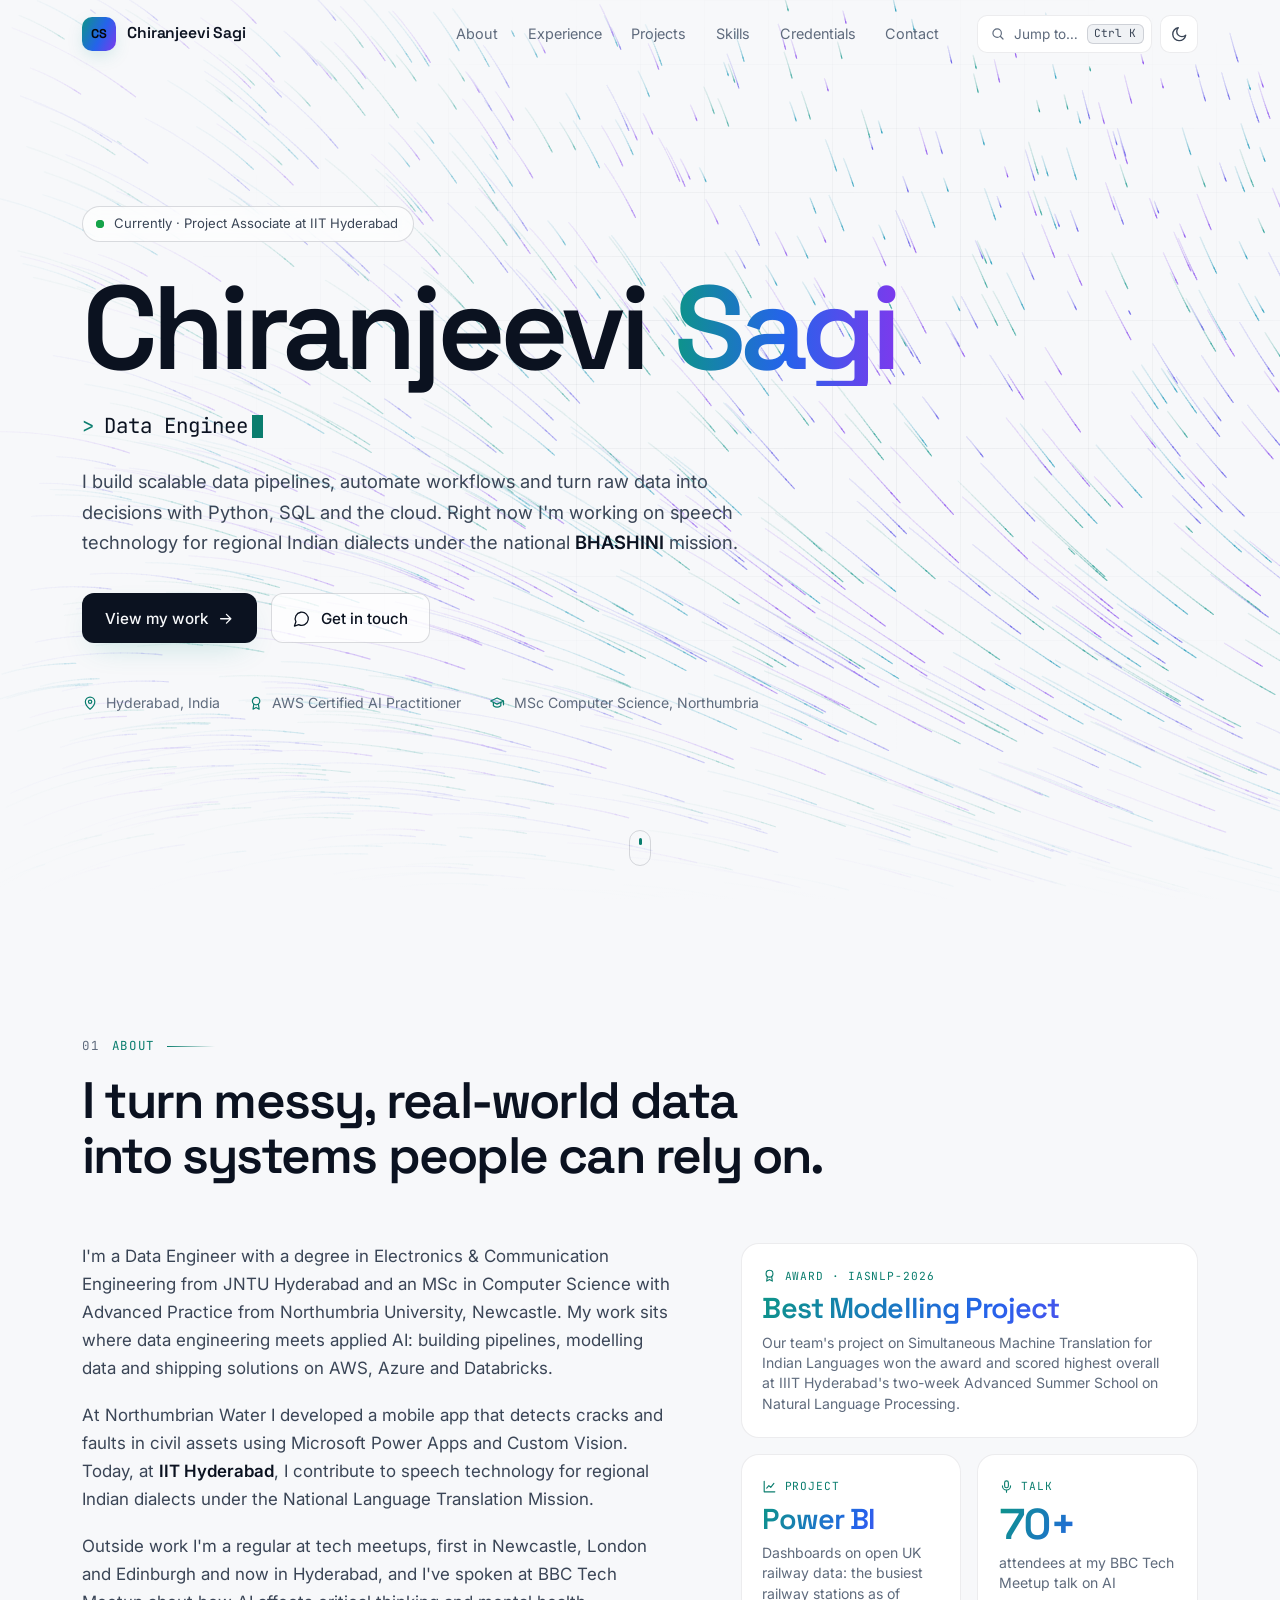
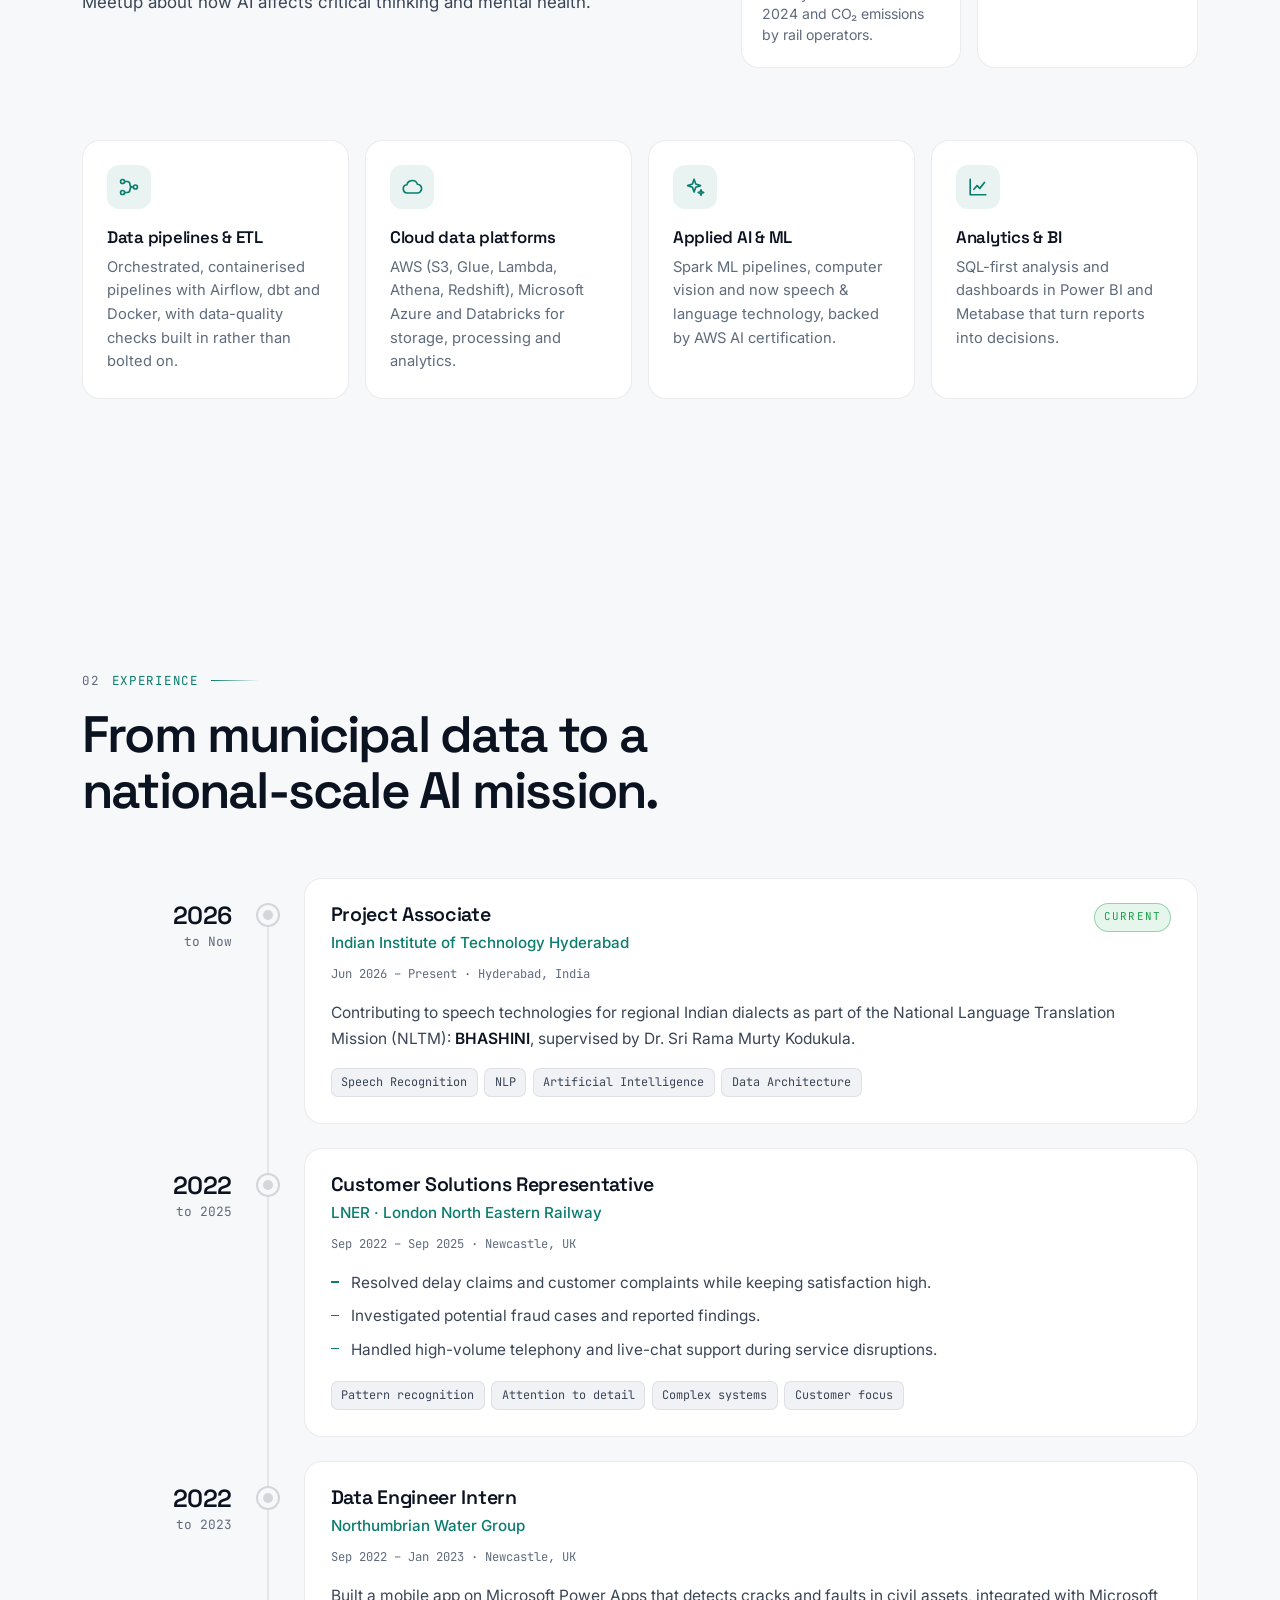
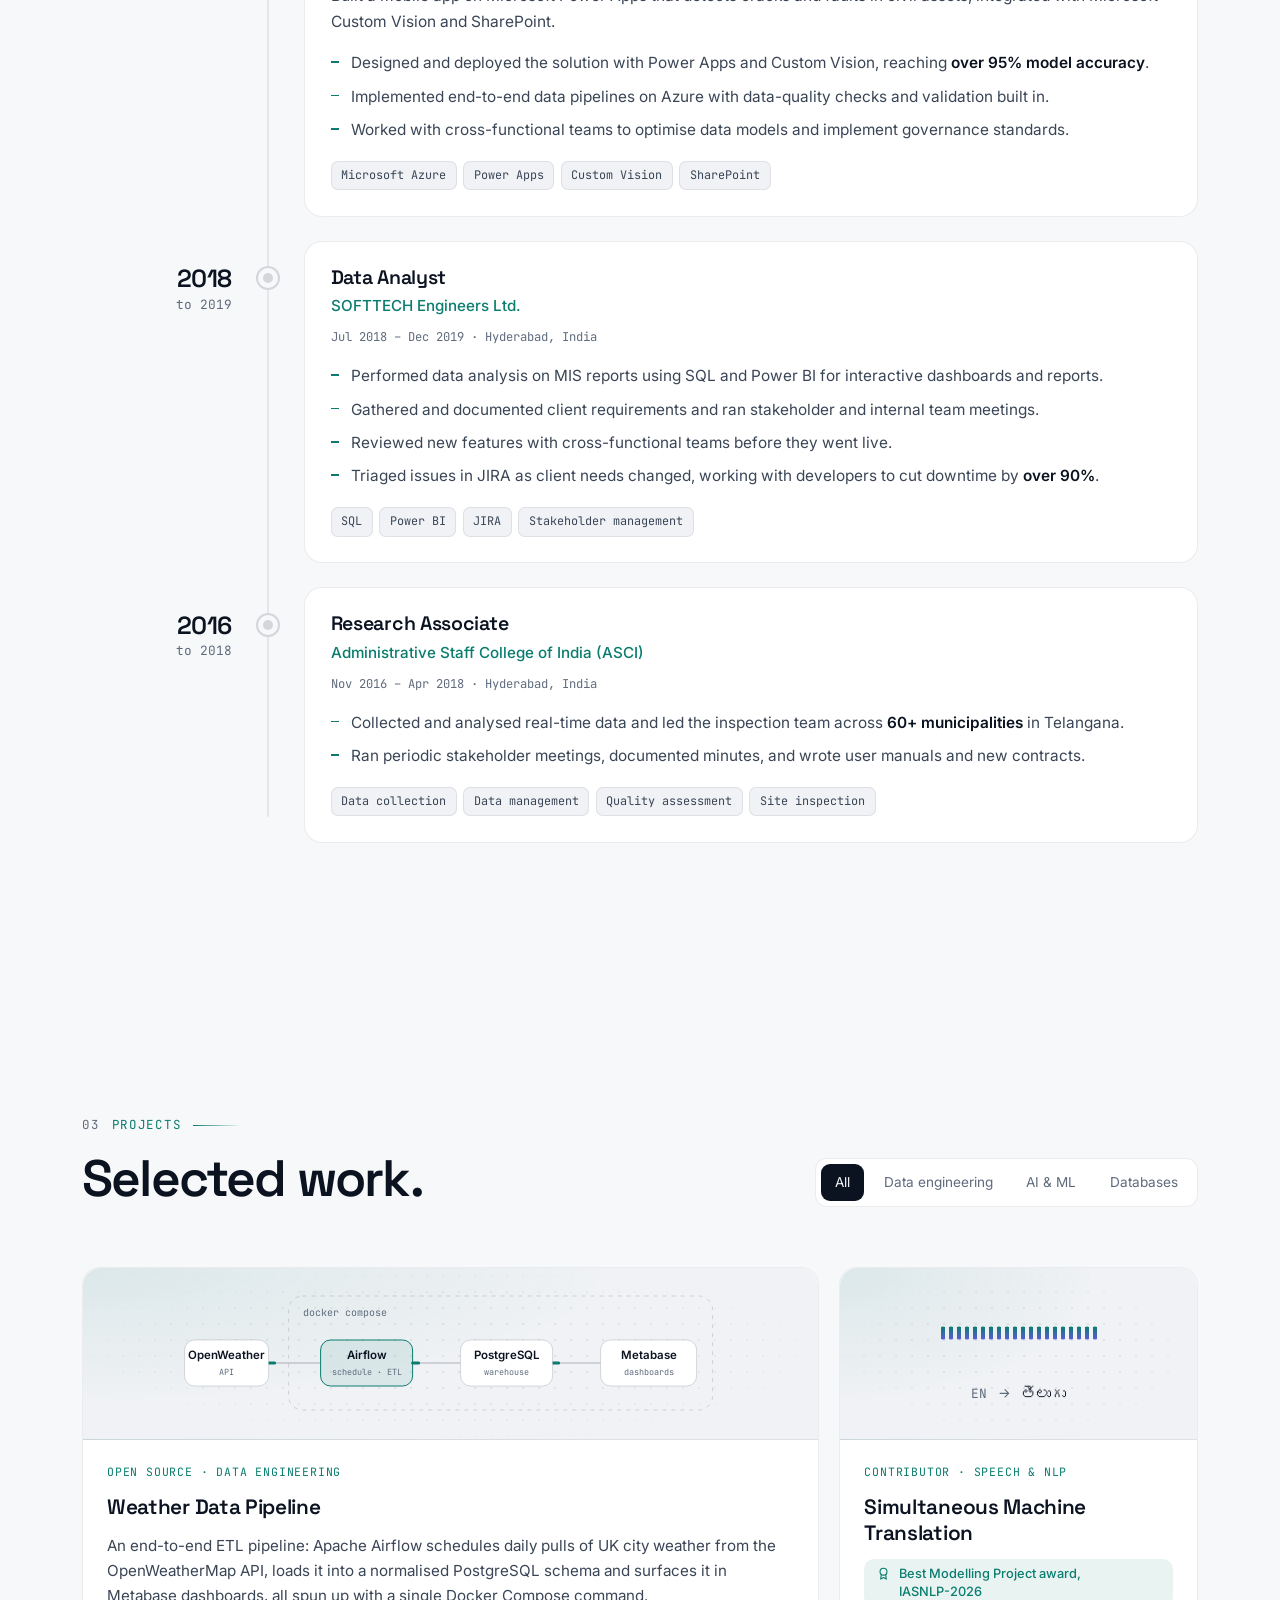
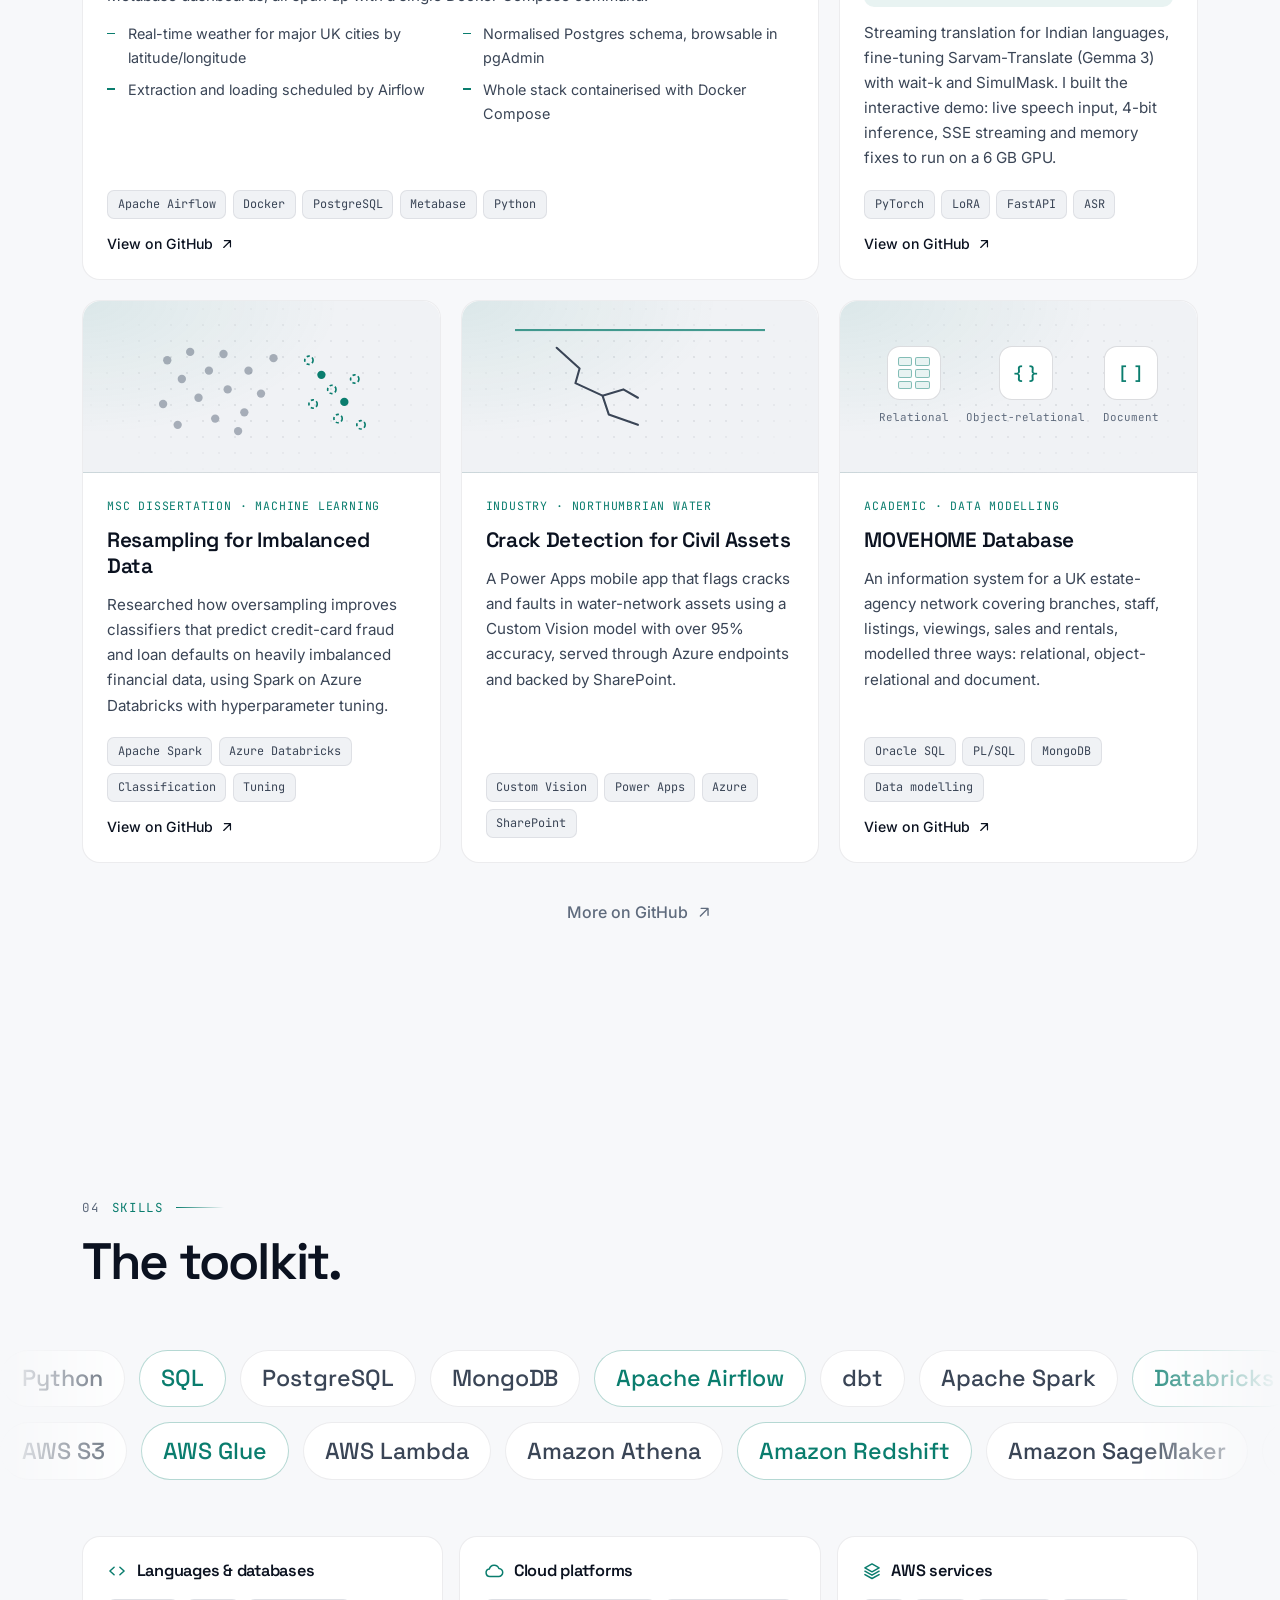
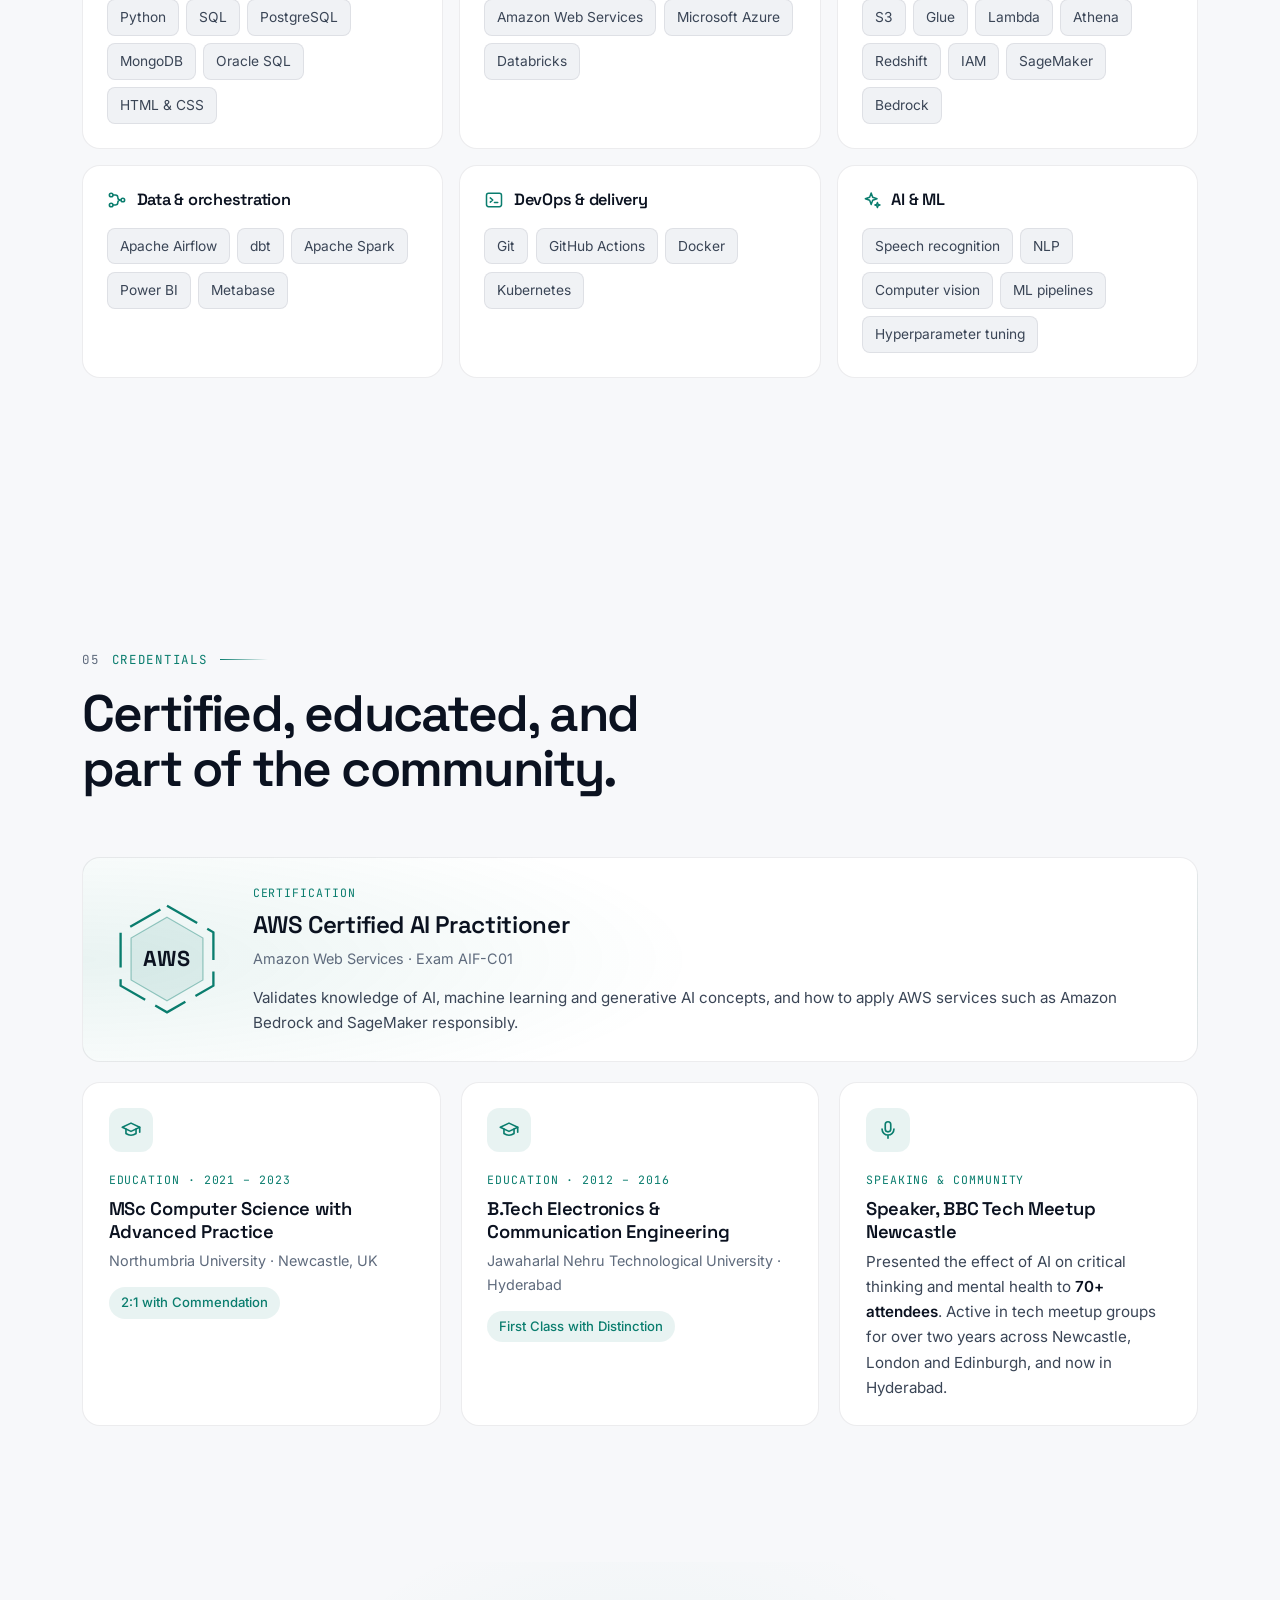
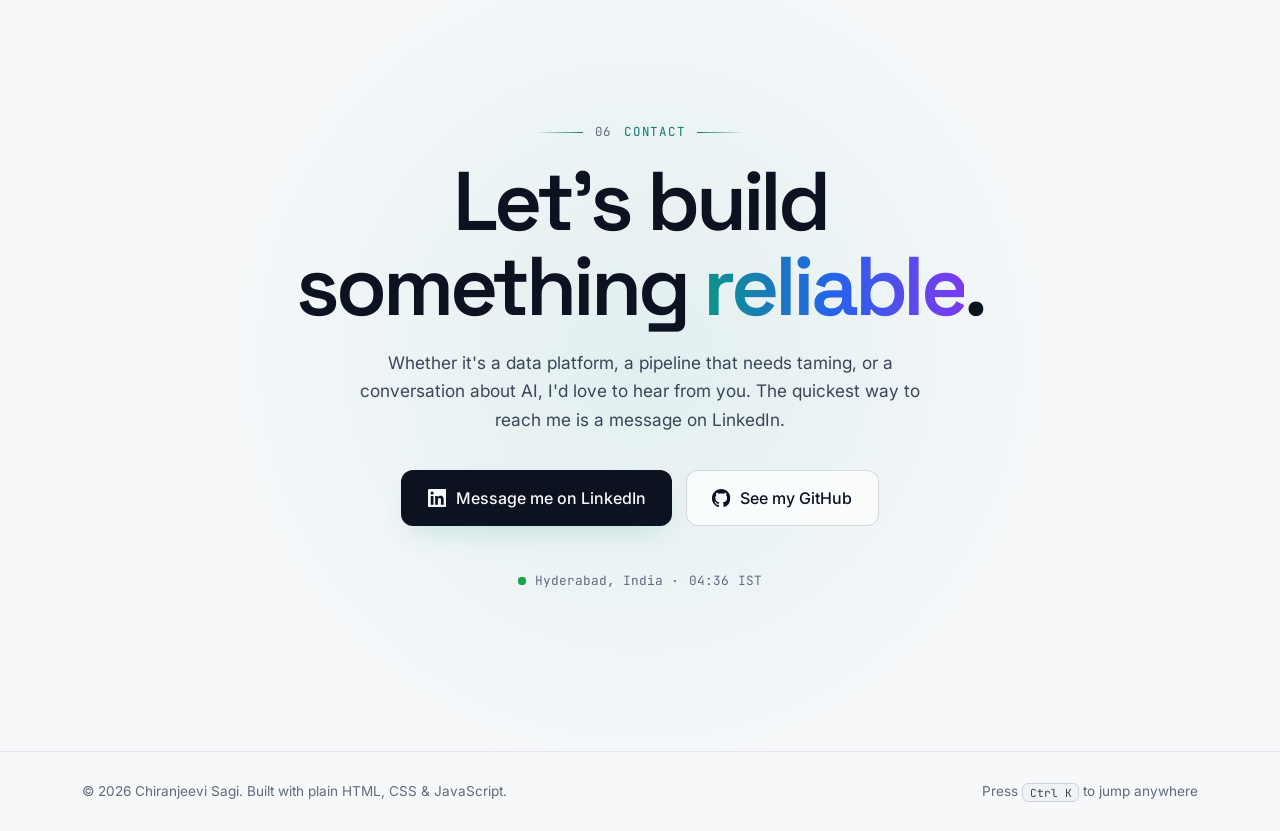
<file: index.html>
<!doctype html>
<html lang="en" class="no-js">
<head>
  <meta charset="utf-8">
  <meta name="viewport" content="width=device-width, initial-scale=1, viewport-fit=cover">
  <title>Chiranjeevi Sagi — Data Engineer</title>
  <meta name="description" content="Chiranjeevi Sagi — Data Engineer and AWS Certified AI Practitioner building scalable data pipelines, cloud data platforms and speech technology at IIT Hyderabad.">
  <meta name="author" content="Chiranjeevi Sagi">
  <link rel="canonical" href="https://chiranjeevi-sagi.github.io/portfolio/">
  <meta name="theme-color" content="#07090d">
  <meta name="color-scheme" content="dark light">

  <meta property="og:type" content="website">
  <meta property="og:site_name" content="Chiranjeevi Sagi">
  <meta property="og:title" content="Chiranjeevi Sagi — Data Engineer">
  <meta property="og:description" content="Scalable data pipelines, cloud data platforms and speech AI. AWS Certified AI Practitioner, currently at IIT Hyderabad.">
  <meta property="og:url" content="https://chiranjeevi-sagi.github.io/portfolio/">
  <meta property="og:image" content="https://chiranjeevi-sagi.github.io/portfolio/assets/img/og.jpg">
  <meta property="og:image:alt" content="Chiranjeevi Sagi — Data Engineer and AWS Certified AI Practitioner">
  <meta property="og:image:width" content="1200">
  <meta property="og:image:height" content="630">
  <meta name="twitter:card" content="summary_large_image">

  <link rel="icon" href="favicon.svg" type="image/svg+xml">
  <link rel="apple-touch-icon" href="assets/img/apple-touch-icon.png">

  <link rel="preconnect" href="https://fonts.googleapis.com">
  <link rel="preconnect" href="https://fonts.gstatic.com" crossorigin>
  <link rel="stylesheet" href="https://fonts.googleapis.com/css2?family=Inter:wght@400..600&family=JetBrains+Mono:wght@400;500&family=Space+Grotesk:wght@500..700&display=swap" media="print" onload="this.media='all'">
  <noscript><link rel="stylesheet" href="https://fonts.googleapis.com/css2?family=Inter:wght@400..600&family=JetBrains+Mono:wght@400;500&family=Space+Grotesk:wght@500..700&display=swap"></noscript>
  <link rel="stylesheet" href="assets/css/style.css">

  <script>
    (function () {
      var d = document.documentElement, t;
      d.classList.replace('no-js', 'js');
      try { t = localStorage.getItem('theme'); } catch (e) {}
      if (t !== 'light' && t !== 'dark') t = matchMedia('(prefers-color-scheme: light)').matches ? 'light' : 'dark';
      d.setAttribute('data-theme', t);
      // Never leave content hidden if the main script fails to load.
      setTimeout(function () { if (!d.classList.contains('ready')) d.classList.remove('js'); }, 4000);
    })();
  </script>
  <script src="assets/js/main.js" defer></script>

  <script type="application/ld+json">
  {
    "@context": "https://schema.org",
    "@type": "Person",
    "name": "Chiranjeevi Sagi",
    "jobTitle": "Data Engineer",
    "url": "https://chiranjeevi-sagi.github.io/portfolio/",
    "sameAs": ["https://github.com/chiranjeevi-sagi", "https://www.linkedin.com/in/chiranjeevisagi/"],
    "worksFor": { "@type": "Organization", "name": "Indian Institute of Technology Hyderabad" },
    "alumniOf": [
      { "@type": "CollegeOrUniversity", "name": "Northumbria University" },
      { "@type": "CollegeOrUniversity", "name": "Jawaharlal Nehru Technological University Hyderabad" }
    ],
    "address": { "@type": "PostalAddress", "addressLocality": "Hyderabad", "addressCountry": "IN" }
  }
  </script>
</head>
<body>
  <svg class="sprite" aria-hidden="true" focusable="false">
    <symbol id="i-github" viewBox="0 0 16 16"><path fill="currentColor" stroke="none" d="M8 0C3.58 0 0 3.58 0 8c0 3.54 2.29 6.53 5.47 7.59.4.07.55-.17.55-.38 0-.19-.01-.82-.01-1.49-2.01.37-2.53-.49-2.69-.94-.09-.23-.48-.94-.82-1.13-.28-.15-.68-.52-.01-.53.63-.01 1.08.58 1.23.82.72 1.21 1.87.87 2.33.66.07-.52.28-.87.51-1.07-1.78-.2-3.64-.89-3.64-3.95 0-.87.31-1.59.82-2.15-.08-.2-.36-1.02.08-2.12 0 0 .67-.21 2.2.82.64-.18 1.32-.27 2-.27.68 0 1.36.09 2 .27 1.53-1.04 2.2-.82 2.2-.82.44 1.1.16 1.92.08 2.12.51.56.82 1.27.82 2.15 0 3.07-1.87 3.75-3.65 3.95.29.25.54.73.54 1.48 0 1.07-.01 1.93-.01 2.2 0 .21.15.46.55.38A8.013 8.013 0 0 0 16 8c0-4.42-3.58-8-8-8z"/></symbol>
    <symbol id="i-linkedin" viewBox="0 0 24 24"><path fill="currentColor" stroke="none" d="M20.45 20.45h-3.56v-5.57c0-1.33-.02-3.04-1.85-3.04-1.85 0-2.14 1.45-2.14 2.94v5.67H9.35V9h3.41v1.56h.05c.48-.9 1.64-1.85 3.37-1.85 3.6 0 4.27 2.37 4.27 5.46v6.28zM5.34 7.43a2.06 2.06 0 1 1 0-4.13 2.06 2.06 0 0 1 0 4.13zM7.12 20.45H3.56V9h3.56v11.45zM22.22 0H1.77C.79 0 0 .77 0 1.73v20.54C0 23.23.79 24 1.77 24h20.45c.98 0 1.78-.77 1.78-1.73V1.73C24 .77 23.2 0 22.22 0z"/></symbol>
    <symbol id="i-chat" viewBox="0 0 24 24"><path d="M7.9 20A9 9 0 1 0 4 16.1L2 22z"/></symbol>
    <symbol id="i-arrow-right" viewBox="0 0 24 24"><path d="M5 12h14m-6-6 6 6-6 6"/></symbol>
    <symbol id="i-arrow-up-right" viewBox="0 0 24 24"><path d="M7 17 17 7M8 7h9v9"/></symbol>
    <symbol id="i-arrow-up" viewBox="0 0 24 24"><path d="M12 19V5m-6 6 6-6 6 6"/></symbol>
    <symbol id="i-sun" viewBox="0 0 24 24"><circle cx="12" cy="12" r="4"/><path d="M12 2.5v2m0 15v2M4.6 4.6l1.45 1.45m11.9 11.9 1.4 1.4M2.5 12h2m15 0h2M4.6 19.4l1.45-1.45M17.95 6.05l1.45-1.45"/></symbol>
    <symbol id="i-moon" viewBox="0 0 24 24"><path d="M20.5 13.2A8.5 8.5 0 1 1 10.8 3.5a6.6 6.6 0 0 0 9.7 9.7z"/></symbol>
    <symbol id="i-search" viewBox="0 0 24 24"><circle cx="11" cy="11" r="6.5"/><path d="m20 20-4.2-4.2"/></symbol>
    <symbol id="i-pin" viewBox="0 0 24 24"><path d="M12 21s-7-5.6-7-11a7 7 0 0 1 14 0c0 5.4-7 11-7 11z"/><circle cx="12" cy="10" r="2.5"/></symbol>
    <symbol id="i-hash" viewBox="0 0 24 24"><path d="M5 9h15M4 15h15M10.5 3.5 8.5 20.5M15.5 3.5l-2 17"/></symbol>
    <symbol id="i-pipeline" viewBox="0 0 24 24"><circle cx="5" cy="6" r="2.2"/><circle cx="5" cy="18" r="2.2"/><circle cx="19" cy="12" r="2.2"/><path d="M7.2 6H10a3 3 0 0 1 3 3v0a3 3 0 0 0 3 3h.8M7.2 18H10a3 3 0 0 0 3-3v0a3 3 0 0 1 3-3"/></symbol>
    <symbol id="i-cloud" viewBox="0 0 24 24"><path d="M7 18.5a4.5 4.5 0 0 1-.6-8.96A6 6 0 0 1 17.9 9a4.25 4.25 0 0 1-.4 9.5H7z"/></symbol>
    <symbol id="i-spark" viewBox="0 0 24 24"><path d="M11 3.5 12.8 8.7 18 10.5 12.8 12.3 11 17.5 9.2 12.3 4 10.5 9.2 8.7z"/><path d="m18.5 15 .8 2.2 2.2.8-2.2.8-.8 2.2-.8-2.2-2.2-.8 2.2-.8z"/></symbol>
    <symbol id="i-chart" viewBox="0 0 24 24"><path d="M3.5 3.5v17h17"/><path d="m7.5 14.5 3.5-4 3 3 5-6.5"/></symbol>
    <symbol id="i-code" viewBox="0 0 24 24"><path d="m8.5 7.5-5 4.5 5 4.5m7-9 5 4.5-5 4.5"/></symbol>
    <symbol id="i-db" viewBox="0 0 24 24"><ellipse cx="12" cy="5.5" rx="7.5" ry="2.8"/><path d="M4.5 5.5v13c0 1.55 3.36 2.8 7.5 2.8s7.5-1.25 7.5-2.8v-13M4.5 12c0 1.55 3.36 2.8 7.5 2.8s7.5-1.25 7.5-2.8"/></symbol>
    <symbol id="i-layers" viewBox="0 0 24 24"><path d="m12 3.5 8.5 4.75L12 13 3.5 8.25z"/><path d="m3.5 12.25 8.5 4.75 8.5-4.75M3.5 16.25 12 21l8.5-4.75"/></symbol>
    <symbol id="i-terminal" viewBox="0 0 24 24"><rect x="3" y="4" width="18" height="16" rx="2.5"/><path d="m7.5 9.5 3 2.5-3 2.5M12.5 15h4"/></symbol>
    <symbol id="i-award" viewBox="0 0 24 24"><circle cx="12" cy="9" r="5.5"/><path d="M8.6 13.4 7.5 21l4.5-2.6 4.5 2.6-1.1-7.6"/></symbol>
    <symbol id="i-cap" viewBox="0 0 24 24"><path d="M2.5 9 12 4.5 21.5 9 12 13.5z"/><path d="M6.5 11v4.8c3.2 2.4 7.8 2.4 11 0V11M21.5 9v5.5"/></symbol>
    <symbol id="i-mic" viewBox="0 0 24 24"><rect x="9" y="3" width="6" height="11" rx="3"/><path d="M5.5 11a6.5 6.5 0 0 0 13 0M12 17.5V21"/></symbol>
    <symbol id="i-palette" viewBox="0 0 24 24"><path d="M12 3.5a8.5 8.5 0 1 0 0 17c1.1 0 1.6-.8 1.6-1.6 0-1.1-.9-1.4-.9-2.3 0-.9.7-1.6 1.6-1.6h2.1a4.1 4.1 0 0 0 4.1-4.1c0-4.2-3.8-7.4-8.5-7.4z"/><circle cx="7.8" cy="11" r="1"/><circle cx="10.5" cy="7.5" r="1"/><circle cx="14.8" cy="7.8" r="1"/></symbol>
  </svg>

  <a class="skip-link" href="#main">Skip to content</a>
  <div class="progress" aria-hidden="true"><span></span></div>

  <header class="site-header">
    <nav class="nav container" aria-label="Primary">
      <a class="brand" href="#home" aria-label="Chiranjeevi Sagi, back to top">
        <span class="brand-mark" aria-hidden="true">CS</span>
        <span class="brand-name">Chiranjeevi Sagi</span>
      </a>

      <div class="nav-links-wrap">
        <ul class="nav-links">
          <li><a href="#about" data-nav>About</a></li>
          <li><a href="#experience" data-nav>Experience</a></li>
          <li><a href="#projects" data-nav>Projects</a></li>
          <li><a href="#skills" data-nav>Skills</a></li>
          <li><a href="#credentials" data-nav>Credentials</a></li>
          <li><a href="#contact" data-nav>Contact</a></li>
        </ul>
        <span class="nav-indicator" aria-hidden="true"></span>
      </div>

      <div class="nav-actions">
        <button class="cmd-btn" type="button" data-palette-open aria-label="Open command menu" aria-keyshortcuts="Control+K Meta+K">
          <svg class="icon" aria-hidden="true"><use href="#i-search"/></svg>
          <span class="cmd-btn-label">Jump to…</span>
          <kbd data-kbd>Ctrl K</kbd>
        </button>
        <button class="icon-btn theme-toggle" type="button" aria-label="Switch to light theme">
          <svg class="icon icon-sun" aria-hidden="true"><use href="#i-sun"/></svg>
          <svg class="icon icon-moon" aria-hidden="true"><use href="#i-moon"/></svg>
        </button>
        <button class="icon-btn menu-toggle" type="button" aria-expanded="false" aria-controls="mobile-menu" aria-label="Open menu">
          <span class="menu-bars" aria-hidden="true"><span></span><span></span></span>
        </button>
      </div>
    </nav>
  </header>

  <div class="mobile-menu" id="mobile-menu" hidden>
    <nav aria-label="Mobile">
      <ol class="mobile-links">
        <li style="--i:0"><a href="#about"><span>01</span>About</a></li>
        <li style="--i:1"><a href="#experience"><span>02</span>Experience</a></li>
        <li style="--i:2"><a href="#projects"><span>03</span>Projects</a></li>
        <li style="--i:3"><a href="#skills"><span>04</span>Skills</a></li>
        <li style="--i:4"><a href="#credentials"><span>05</span>Credentials</a></li>
        <li style="--i:5"><a href="#contact"><span>06</span>Contact</a></li>
      </ol>
      <div class="mobile-menu-foot" style="--i:6">
        <span>Hyderabad, India</span>
        <div class="mobile-social">
          <a href="https://github.com/chiranjeevi-sagi" target="_blank" rel="noopener" aria-label="GitHub"><svg class="icon" aria-hidden="true"><use href="#i-github"/></svg></a>
          <a href="https://www.linkedin.com/in/chiranjeevisagi/" target="_blank" rel="noopener" aria-label="LinkedIn"><svg class="icon" aria-hidden="true"><use href="#i-linkedin"/></svg></a>
        </div>
      </div>
    </nav>
  </div>

  <main id="main">
    <!-- ============ HERO ============ -->
    <section class="hero" id="home" aria-label="Introduction">
      <canvas class="hero-canvas" aria-hidden="true"></canvas>
      <div class="hero-grid" aria-hidden="true"></div>

      <div class="container hero-inner">
        <p class="hero-status hero-anim" style="--d:.1s">
          <span class="pulse" aria-hidden="true"></span>
          Currently · Project Associate at IIT Hyderabad
        </p>

        <h1 class="hero-title">
          <span class="word"><span class="word-inner" style="--d:.25s">Chiranjeevi</span></span>
          <span class="word"><span class="word-inner grad-text" style="--d:.38s">Sagi</span></span>
        </h1>

        <p class="hero-role hero-anim" style="--d:.6s">
          <span class="sr-only">Data Engineer and AWS Certified AI Practitioner.</span>
          <span class="prompt" aria-hidden="true">&gt;</span>
          <span class="typed" aria-hidden="true" data-words='["Data Engineer","AWS Certified AI Practitioner","Data pipeline builder","Speech & NLP explorer"]'>Data Engineer</span><span class="caret" aria-hidden="true"></span>
        </p>

        <p class="hero-lede hero-anim" style="--d:.75s">
          I build scalable data pipelines, automate workflows and turn raw data into decisions with Python, SQL and the cloud.
          Right now I'm working on speech technology for regional Indian dialects under the national <strong>BHASHINI</strong> mission.
        </p>

        <div class="hero-cta hero-anim" style="--d:.9s">
          <a class="btn btn-primary magnetic" href="#projects">
            View my work
            <svg class="icon" aria-hidden="true"><use href="#i-arrow-right"/></svg>
          </a>
          <a class="btn btn-ghost magnetic" href="#contact">
            <svg class="icon" aria-hidden="true"><use href="#i-chat"/></svg>
            Get in touch
          </a>
        </div>

        <ul class="hero-facts hero-anim" style="--d:1.05s" aria-label="Quick facts">
          <li><svg class="icon" aria-hidden="true"><use href="#i-pin"/></svg>Hyderabad, India</li>
          <li><svg class="icon" aria-hidden="true"><use href="#i-award"/></svg>AWS Certified AI Practitioner</li>
          <li><svg class="icon" aria-hidden="true"><use href="#i-cap"/></svg>MSc Computer Science, Northumbria</li>
        </ul>
      </div>

      <a class="scroll-cue" href="#about" aria-label="Scroll to About">
        <span class="scroll-cue-track" aria-hidden="true"><span></span></span>
      </a>
    </section>

    <!-- ============ ABOUT ============ -->
    <section class="section" id="about" aria-labelledby="about-title">
      <div class="container">
        <header class="section-head reveal">
          <p class="eyebrow"><span>01</span>About</p>
          <h2 id="about-title">I turn messy, real-world data into systems people can rely on.</h2>
        </header>

        <div class="about-grid">
          <div class="about-copy reveal">
            <p>
              I'm a Data Engineer with a degree in Electronics &amp; Communication Engineering from JNTU Hyderabad and an
              MSc in Computer Science with Advanced Practice from Northumbria University, Newcastle. My work sits where
              data engineering meets applied AI: building pipelines, modelling data and shipping solutions on AWS, Azure and Databricks.
            </p>
            <p>
              At Northumbrian Water I developed a mobile app that detects cracks and faults in civil assets using
              Microsoft Power Apps and Custom Vision. Today, at <strong>IIT Hyderabad</strong>, I contribute to speech
              technology for regional Indian dialects under the National Language Translation Mission.
            </p>
            <p>
              Outside work I'm a regular at tech meetups, first in Newcastle, London and Edinburgh and now in Hyderabad,
              and I've spoken at BBC Tech Meetup about how AI affects critical thinking and mental health.
            </p>
          </div>

          <ul class="stats reveal" data-stagger>
            <li class="stat stat-wide card">
              <span class="stat-kind"><svg class="icon" aria-hidden="true"><use href="#i-award"/></svg>Award · IASNLP-2026</span>
              <span class="stat-num stat-text">Best Modelling Project</span>
              <span class="stat-label">Our team's project on Simultaneous Machine Translation for Indian Languages won the award and scored highest overall at IIIT Hyderabad's two-week Advanced Summer School on Natural Language Processing.</span>
            </li>
            <li class="stat card">
              <span class="stat-kind"><svg class="icon" aria-hidden="true"><use href="#i-chart"/></svg>Project</span>
              <span class="stat-num stat-text">Power BI</span>
              <span class="stat-label">Dashboards on open UK railway data: the busiest railway stations as of 2024 and CO₂ emissions by rail operators.</span>
            </li>
            <li class="stat card">
              <span class="stat-kind"><svg class="icon" aria-hidden="true"><use href="#i-mic"/></svg>Talk</span>
              <span class="stat-num" data-count="70" data-suffix="+">70+</span>
              <span class="stat-label">attendees at my BBC Tech Meetup talk on AI</span>
            </li>
          </ul>
        </div>

        <ul class="focus-grid" data-stagger>
          <li class="focus card">
            <span class="focus-icon"><svg class="icon" aria-hidden="true"><use href="#i-pipeline"/></svg></span>
            <h3>Data pipelines &amp; ETL</h3>
            <p>Orchestrated, containerised pipelines with Airflow, dbt and Docker, with data-quality checks built in rather than bolted on.</p>
          </li>
          <li class="focus card">
            <span class="focus-icon"><svg class="icon" aria-hidden="true"><use href="#i-cloud"/></svg></span>
            <h3>Cloud data platforms</h3>
            <p>AWS (S3, Glue, Lambda, Athena, Redshift), Microsoft Azure and Databricks for storage, processing and analytics.</p>
          </li>
          <li class="focus card">
            <span class="focus-icon"><svg class="icon" aria-hidden="true"><use href="#i-spark"/></svg></span>
            <h3>Applied AI &amp; ML</h3>
            <p>Spark ML pipelines, computer vision and now speech &amp; language technology, backed by AWS AI certification.</p>
          </li>
          <li class="focus card">
            <span class="focus-icon"><svg class="icon" aria-hidden="true"><use href="#i-chart"/></svg></span>
            <h3>Analytics &amp; BI</h3>
            <p>SQL-first analysis and dashboards in Power BI and Metabase that turn reports into decisions.</p>
          </li>
        </ul>
      </div>
    </section>

    <!-- ============ EXPERIENCE ============ -->
    <section class="section" id="experience" aria-labelledby="experience-title">
      <div class="container">
        <header class="section-head reveal">
          <p class="eyebrow"><span>02</span>Experience</p>
          <h2 id="experience-title">From municipal data to a national-scale AI mission.</h2>
        </header>

        <ol class="timeline">
          <li class="tl-item reveal">
            <p class="tl-when"><span>2026</span>to Now</p>
            <span class="tl-dot" aria-hidden="true"></span>
            <article class="tl-card card">
              <header class="tl-head">
                <div>
                  <h3>Project Associate</h3>
                  <p class="tl-org">Indian Institute of Technology Hyderabad</p>
                </div>
                <span class="badge badge-live">Current</span>
              </header>
              <p class="tl-meta">Jun 2026 – Present · Hyderabad, India</p>
              <p>
                Contributing to speech technologies for regional Indian dialects as part of the National Language
                Translation Mission (NLTM): <strong>BHASHINI</strong>, supervised by Dr. Sri Rama Murty Kodukula.
              </p>
              <ul class="tags"><li>Speech Recognition</li><li>NLP</li><li>Artificial Intelligence</li><li>Data Architecture</li></ul>
            </article>
          </li>

          <li class="tl-item reveal">
            <p class="tl-when"><span>2022</span>to 2025</p>
            <span class="tl-dot" aria-hidden="true"></span>
            <article class="tl-card card">
              <header class="tl-head">
                <div>
                  <h3>Customer Solutions Representative</h3>
                  <p class="tl-org">LNER · London North Eastern Railway</p>
                </div>
              </header>
              <p class="tl-meta">Sep 2022 – Sep 2025 · Newcastle, UK</p>
              <ul class="tl-points">
                <li>Resolved delay claims and customer complaints while keeping satisfaction high.</li>
                <li>Investigated potential fraud cases and reported findings.</li>
                <li>Handled high-volume telephony and live-chat support during service disruptions.</li>
              </ul>
              <ul class="tags"><li>Pattern recognition</li><li>Attention to detail</li><li>Complex systems</li><li>Customer focus</li></ul>
            </article>
          </li>

          <li class="tl-item reveal">
            <p class="tl-when"><span>2022</span>to 2023</p>
            <span class="tl-dot" aria-hidden="true"></span>
            <article class="tl-card card">
              <header class="tl-head">
                <div>
                  <h3>Data Engineer Intern</h3>
                  <p class="tl-org">Northumbrian Water Group</p>
                </div>
              </header>
              <p class="tl-meta">Sep 2022 – Jan 2023 · Newcastle, UK</p>
              <p>Built a mobile app on Microsoft Power Apps that detects cracks and faults in civil assets, integrated with Microsoft Custom Vision and SharePoint.</p>
              <ul class="tl-points">
                <li>Designed and deployed the solution with Power Apps and Custom Vision, reaching <strong>over 95% model accuracy</strong>.</li>
                <li>Implemented end-to-end data pipelines on Azure with data-quality checks and validation built in.</li>
                <li>Worked with cross-functional teams to optimise data models and implement governance standards.</li>
              </ul>
              <ul class="tags"><li>Microsoft Azure</li><li>Power Apps</li><li>Custom Vision</li><li>SharePoint</li></ul>
            </article>
          </li>

          <li class="tl-item reveal">
            <p class="tl-when"><span>2018</span>to 2019</p>
            <span class="tl-dot" aria-hidden="true"></span>
            <article class="tl-card card">
              <header class="tl-head">
                <div>
                  <h3>Data Analyst</h3>
                  <p class="tl-org">SOFTTECH Engineers Ltd.</p>
                </div>
              </header>
              <p class="tl-meta">Jul 2018 – Dec 2019 · Hyderabad, India</p>
              <ul class="tl-points">
                <li>Performed data analysis on MIS reports using SQL and Power BI for interactive dashboards and reports.</li>
                <li>Gathered and documented client requirements and ran stakeholder and internal team meetings.</li>
                <li>Reviewed new features with cross-functional teams before they went live.</li>
                <li>Triaged issues in JIRA as client needs changed, working with developers to cut downtime by <strong>over 90%</strong>.</li>
              </ul>
              <ul class="tags"><li>SQL</li><li>Power BI</li><li>JIRA</li><li>Stakeholder management</li></ul>
            </article>
          </li>

          <li class="tl-item reveal">
            <p class="tl-when"><span>2016</span>to 2018</p>
            <span class="tl-dot" aria-hidden="true"></span>
            <article class="tl-card card">
              <header class="tl-head">
                <div>
                  <h3>Research Associate</h3>
                  <p class="tl-org">Administrative Staff College of India (ASCI)</p>
                </div>
              </header>
              <p class="tl-meta">Nov 2016 – Apr 2018 · Hyderabad, India</p>
              <ul class="tl-points">
                <li>Collected and analysed real-time data and led the inspection team across <strong>60+ municipalities</strong> in Telangana.</li>
                <li>Ran periodic stakeholder meetings, documented minutes, and wrote user manuals and new contracts.</li>
              </ul>
              <ul class="tags"><li>Data collection</li><li>Data management</li><li>Quality assessment</li><li>Site inspection</li></ul>
            </article>
          </li>
        </ol>
      </div>
    </section>

    <!-- ============ PROJECTS ============ -->
    <section class="section" id="projects" aria-labelledby="projects-title">
      <div class="container">
        <header class="section-head section-head-row reveal">
          <div>
            <p class="eyebrow"><span>03</span>Projects</p>
            <h2 id="projects-title">Selected work.</h2>
          </div>
          <div class="filters" role="group" aria-label="Filter projects">
            <button type="button" class="filter-btn" data-filter="all" aria-pressed="true">All</button>
            <button type="button" class="filter-btn" data-filter="de" aria-pressed="false">Data engineering</button>
            <button type="button" class="filter-btn" data-filter="ai" aria-pressed="false">AI &amp; ML</button>
            <button type="button" class="filter-btn" data-filter="db" aria-pressed="false">Databases</button>
          </div>
        </header>

        <div class="projects-grid" data-stagger>
          <!-- Weather pipeline (featured) -->
          <article class="project card project-featured" data-cat="de" data-tilt style="--vtn:p-weather">
            <div class="project-visual viz-pipeline" aria-hidden="true">
              <svg viewBox="0 0 560 150" preserveAspectRatio="xMidYMid meet">
                <rect class="viz-frame" x="118" y="18" width="424" height="114" rx="14"/>
                <text class="viz-caption" x="132" y="38">docker compose</text>
                <path class="viz-link" d="M98 85 H150"/>
                <path class="viz-link" d="M242 85 H290"/>
                <path class="viz-link" d="M382 85 H430"/>
                <path class="viz-flow" d="M98 85 H150"/>
                <path class="viz-flow" d="M242 85 H290" style="animation-delay:-.6s"/>
                <path class="viz-flow" d="M382 85 H430" style="animation-delay:-1.2s"/>
                <g class="viz-node"><rect x="14" y="62" width="84" height="46" rx="10"/><text x="56" y="81">OpenWeather</text><text class="viz-sub" x="56" y="97">API</text></g>
                <g class="viz-node viz-node-accent"><rect x="150" y="62" width="92" height="46" rx="10"/><text x="196" y="81">Airflow</text><text class="viz-sub" x="196" y="97">schedule · ETL</text></g>
                <g class="viz-node"><rect x="290" y="62" width="92" height="46" rx="10"/><text x="336" y="81">PostgreSQL</text><text class="viz-sub" x="336" y="97">warehouse</text></g>
                <g class="viz-node"><rect x="430" y="62" width="96" height="46" rx="10"/><text x="478" y="81">Metabase</text><text class="viz-sub" x="478" y="97">dashboards</text></g>
              </svg>
            </div>
            <div class="project-body">
              <p class="project-kind">Open source · Data engineering</p>
              <h3><a class="stretched" href="https://github.com/chiranjeevi-sagi/weather-data-pipeline" target="_blank" rel="noopener">Weather Data Pipeline</a></h3>
              <p>
                An end-to-end ETL pipeline: Apache Airflow schedules daily pulls of UK city weather from the OpenWeatherMap API,
                loads it into a normalised PostgreSQL schema and surfaces it in Metabase dashboards, all spun up with a single Docker Compose command.
              </p>
              <ul class="tl-points project-points">
                <li>Real-time weather for major UK cities by latitude/longitude</li>
                <li>Normalised Postgres schema, browsable in pgAdmin</li>
                <li>Extraction and loading scheduled by Airflow</li>
                <li>Whole stack containerised with Docker Compose</li>
              </ul>
              <ul class="tags"><li>Apache Airflow</li><li>Docker</li><li>PostgreSQL</li><li>Metabase</li><li>Python</li></ul>
              <span class="project-cta">View on GitHub <svg class="icon" aria-hidden="true"><use href="#i-arrow-up-right"/></svg></span>
            </div>
          </article>

          <!-- Simultaneous MT -->
          <article class="project card" data-cat="ai" data-tilt style="--vtn:p-simulmt">
            <div class="project-visual viz-wave" aria-hidden="true">
              <div class="wave-bars"><i></i><i></i><i></i><i></i><i></i><i></i><i></i><i></i><i></i><i></i><i></i><i></i><i></i><i></i><i></i><i></i><i></i><i></i><i></i><i></i></div>
              <div class="wave-langs"><span>EN</span><svg class="icon" aria-hidden="true"><use href="#i-arrow-right"/></svg><span lang="te">తెలుగు</span></div>
            </div>
            <div class="project-body">
              <p class="project-kind">Contributor · Speech &amp; NLP</p>
              <h3><a class="stretched" href="https://github.com/chiranjeevi-sagi/Simultaneous-Machine-Translation" target="_blank" rel="noopener">Simultaneous Machine Translation</a></h3>
              <span class="project-award"><svg class="icon" aria-hidden="true"><use href="#i-award"/></svg><span>Best Modelling Project award, <span class="nowrap">IASNLP-2026</span></span></span>
              <p>
                Streaming translation for Indian languages, fine-tuning Sarvam-Translate (Gemma 3) with wait-k and SimulMask.
                I built the interactive demo: live speech input, 4-bit inference, SSE streaming and memory fixes to run on a 6&nbsp;GB GPU.
              </p>
              <ul class="tags"><li>PyTorch</li><li>LoRA</li><li>FastAPI</li><li>ASR</li></ul>
              <span class="project-cta">View on GitHub <svg class="icon" aria-hidden="true"><use href="#i-arrow-up-right"/></svg></span>
            </div>
          </article>

          <!-- Dissertation -->
          <article class="project card" data-cat="ai de" data-tilt style="--vtn:p-dissertation">
            <div class="project-visual viz-balance" aria-hidden="true">
              <svg viewBox="0 0 240 110">
                <g class="dots-major">
                  <circle cx="30" cy="30" r="4"/><circle cx="52" cy="22" r="4"/><circle cx="44" cy="48" r="4"/><circle cx="70" cy="40" r="4"/><circle cx="26" cy="72" r="4"/><circle cx="60" cy="66" r="4"/><circle cx="88" cy="58" r="4"/><circle cx="84" cy="24" r="4"/><circle cx="40" cy="92" r="4"/><circle cx="76" cy="86" r="4"/><circle cx="104" cy="80" r="4"/><circle cx="108" cy="40" r="4"/><circle cx="120" cy="62" r="4"/><circle cx="132" cy="28" r="4"/><circle cx="98" cy="98" r="4"/>
                </g>
                <g class="dots-minor"><circle cx="178" cy="44" r="4"/><circle cx="200" cy="70" r="4"/></g>
                <g class="dots-synth"><circle cx="188" cy="58" r="4"/><circle cx="170" cy="72" r="4"/><circle cx="210" cy="48" r="4"/><circle cx="194" cy="86" r="4"/><circle cx="216" cy="92" r="4"/><circle cx="166" cy="30" r="4"/></g>
              </svg>
            </div>
            <div class="project-body">
              <p class="project-kind">MSc dissertation · Machine learning</p>
              <h3><a class="stretched" href="https://github.com/chiranjeevi-sagi/oversampling-on-imbalanced-datasets" target="_blank" rel="noopener">Resampling for Imbalanced Data</a></h3>
              <p>
                Researched how oversampling improves classifiers that predict credit-card fraud and loan defaults on heavily
                imbalanced financial data, using Spark on Azure Databricks with hyperparameter tuning.
              </p>
              <ul class="tags"><li>Apache Spark</li><li>Azure Databricks</li><li>Classification</li><li>Tuning</li></ul>
              <span class="project-cta">View on GitHub <svg class="icon" aria-hidden="true"><use href="#i-arrow-up-right"/></svg></span>
            </div>
          </article>

          <!-- Crack detection -->
          <article class="project card" data-cat="ai" data-tilt style="--vtn:p-crack">
            <div class="project-visual viz-scan" aria-hidden="true">
              <svg viewBox="0 0 240 110">
                <path class="crack" d="M40 18 L62 38 L58 52 L84 64 L90 82 L118 92"/>
                <path class="crack crack-2" d="M84 64 L104 58 L118 66"/>
                <rect class="bbox" x="30" y="10" width="98" height="92" rx="4"/>
                <text class="bbox-label" x="34" y="7">crack</text>
                <rect class="scanline" x="0" y="0" width="240" height="2"/>
              </svg>
            </div>
            <div class="project-body">
              <p class="project-kind">Industry · Northumbrian Water</p>
              <h3>Crack Detection for Civil Assets</h3>
              <p>
                A Power Apps mobile app that flags cracks and faults in water-network assets using a Custom Vision model with
                over 95% accuracy, served through Azure endpoints and backed by SharePoint.
              </p>
              <ul class="tags"><li>Custom Vision</li><li>Power Apps</li><li>Azure</li><li>SharePoint</li></ul>
            </div>
          </article>

          <!-- Movehome -->
          <article class="project card" data-cat="db" data-tilt style="--vtn:p-movehome">
            <div class="project-visual viz-models" aria-hidden="true">
              <div class="model"><span class="model-ico model-table"><i></i><i></i><i></i><i></i><i></i><i></i></span><span>Relational</span></div>
              <div class="model"><span class="model-ico model-obj">{&thinsp;}</span><span>Object-relational</span></div>
              <div class="model"><span class="model-ico model-doc">[&thinsp;]</span><span>Document</span></div>
            </div>
            <div class="project-body">
              <p class="project-kind">Academic · Data modelling</p>
              <h3><a class="stretched" href="https://github.com/chiranjeevi-sagi/Movehome_db" target="_blank" rel="noopener">MOVEHOME Database</a></h3>
              <p>
                An information system for a UK estate-agency network covering branches, staff, listings, viewings, sales and rentals,
                modelled three ways: relational, object-relational and document.
              </p>
              <ul class="tags"><li>Oracle SQL</li><li>PL/SQL</li><li>MongoDB</li><li>Data modelling</li></ul>
              <span class="project-cta">View on GitHub <svg class="icon" aria-hidden="true"><use href="#i-arrow-up-right"/></svg></span>
            </div>
          </article>
        </div>

        <p class="more-link reveal">
          <a href="https://github.com/chiranjeevi-sagi?tab=repositories" target="_blank" rel="noopener">
            More on GitHub <svg class="icon" aria-hidden="true"><use href="#i-arrow-up-right"/></svg>
          </a>
        </p>
      </div>
    </section>

    <!-- ============ SKILLS ============ -->
    <section class="section" id="skills" aria-labelledby="skills-title">
      <div class="container">
        <header class="section-head reveal">
          <p class="eyebrow"><span>04</span>Skills</p>
          <h2 id="skills-title">The toolkit.</h2>
        </header>
      </div>

      <div class="marquee reveal" aria-hidden="true">
        <div class="marquee-row">
          <ul class="marquee-track">
            <li>Python</li><li>SQL</li><li>PostgreSQL</li><li>MongoDB</li><li>Apache Airflow</li><li>dbt</li><li>Apache Spark</li><li>Databricks</li><li>Docker</li><li>Kubernetes</li><li>GitHub Actions</li>
            <li>Python</li><li>SQL</li><li>PostgreSQL</li><li>MongoDB</li><li>Apache Airflow</li><li>dbt</li><li>Apache Spark</li><li>Databricks</li><li>Docker</li><li>Kubernetes</li><li>GitHub Actions</li>
          </ul>
        </div>
        <div class="marquee-row marquee-reverse">
          <ul class="marquee-track">
            <li>AWS S3</li><li>AWS Glue</li><li>AWS Lambda</li><li>Amazon Athena</li><li>Amazon Redshift</li><li>Amazon SageMaker</li><li>Amazon Bedrock</li><li>Microsoft Azure</li><li>Power BI</li><li>Metabase</li>
            <li>AWS S3</li><li>AWS Glue</li><li>AWS Lambda</li><li>Amazon Athena</li><li>Amazon Redshift</li><li>Amazon SageMaker</li><li>Amazon Bedrock</li><li>Microsoft Azure</li><li>Power BI</li><li>Metabase</li>
          </ul>
        </div>
      </div>

      <div class="container">
        <div class="skills-grid" data-stagger>
          <div class="skill-group card">
            <h3><svg class="icon" aria-hidden="true"><use href="#i-code"/></svg>Languages &amp; databases</h3>
            <ul class="chips"><li>Python</li><li>SQL</li><li>PostgreSQL</li><li>MongoDB</li><li>Oracle SQL</li><li>HTML &amp; CSS</li></ul>
          </div>
          <div class="skill-group card">
            <h3><svg class="icon" aria-hidden="true"><use href="#i-cloud"/></svg>Cloud platforms</h3>
            <ul class="chips"><li>Amazon Web Services</li><li>Microsoft Azure</li><li>Databricks</li></ul>
          </div>
          <div class="skill-group card">
            <h3><svg class="icon" aria-hidden="true"><use href="#i-layers"/></svg>AWS services</h3>
            <ul class="chips"><li>S3</li><li>Glue</li><li>Lambda</li><li>Athena</li><li>Redshift</li><li>IAM</li><li>SageMaker</li><li>Bedrock</li></ul>
          </div>
          <div class="skill-group card">
            <h3><svg class="icon" aria-hidden="true"><use href="#i-pipeline"/></svg>Data &amp; orchestration</h3>
            <ul class="chips"><li>Apache Airflow</li><li>dbt</li><li>Apache Spark</li><li>Power BI</li><li>Metabase</li></ul>
          </div>
          <div class="skill-group card">
            <h3><svg class="icon" aria-hidden="true"><use href="#i-terminal"/></svg>DevOps &amp; delivery</h3>
            <ul class="chips"><li>Git</li><li>GitHub Actions</li><li>Docker</li><li>Kubernetes</li></ul>
          </div>
          <div class="skill-group card">
            <h3><svg class="icon" aria-hidden="true"><use href="#i-spark"/></svg>AI &amp; ML</h3>
            <ul class="chips"><li>Speech recognition</li><li>NLP</li><li>Computer vision</li><li>ML pipelines</li><li>Hyperparameter tuning</li></ul>
          </div>
        </div>
      </div>
    </section>

    <!-- ============ CREDENTIALS ============ -->
    <section class="section" id="credentials" aria-labelledby="credentials-title">
      <div class="container">
        <header class="section-head reveal">
          <p class="eyebrow"><span>05</span>Credentials</p>
          <h2 id="credentials-title">Certified, educated, and part of the community.</h2>
        </header>

        <div class="cred-grid" data-stagger>
          <article class="cred card cred-cert">
            <div class="cert-badge" aria-hidden="true">
              <svg viewBox="0 0 100 100">
                <polygon points="50,4 90,27 90,73 50,96 10,73 10,27"/>
                <polygon class="inner" points="50,14 81,32 81,68 50,86 19,68 19,32"/>
              </svg>
              <span>AWS</span>
            </div>
            <div>
              <p class="cred-kind">Certification</p>
              <h3>AWS Certified AI Practitioner</h3>
              <p class="cred-meta">Amazon Web Services · Exam AIF-C01</p>
              <p>Validates knowledge of AI, machine learning and generative AI concepts, and how to apply AWS services such as Amazon Bedrock and SageMaker responsibly.</p>
            </div>
          </article>

          <article class="cred card">
            <span class="cred-icon"><svg class="icon" aria-hidden="true"><use href="#i-cap"/></svg></span>
            <p class="cred-kind">Education · 2021 – 2023</p>
            <h3>MSc Computer Science with Advanced Practice</h3>
            <p class="cred-meta">Northumbria University · Newcastle, UK</p>
            <p class="cred-grade">2:1 with Commendation</p>
          </article>

          <article class="cred card">
            <span class="cred-icon"><svg class="icon" aria-hidden="true"><use href="#i-cap"/></svg></span>
            <p class="cred-kind">Education · 2012 – 2016</p>
            <h3>B.Tech Electronics &amp; Communication Engineering</h3>
            <p class="cred-meta">Jawaharlal Nehru Technological University · Hyderabad</p>
            <p class="cred-grade">First Class with Distinction</p>
          </article>

          <article class="cred card cred-talk">
            <span class="cred-icon"><svg class="icon" aria-hidden="true"><use href="#i-mic"/></svg></span>
            <p class="cred-kind">Speaking &amp; community</p>
            <h3>Speaker, BBC Tech Meetup Newcastle</h3>
            <p>Presented the effect of AI on critical thinking and mental health to <strong>70+ attendees</strong>. Active in tech meetup groups for over two years across Newcastle, London and Edinburgh, and now in Hyderabad.</p>
          </article>
        </div>
      </div>
    </section>

    <!-- ============ CONTACT ============ -->
    <section class="section contact" id="contact" aria-labelledby="contact-title">
      <div class="contact-glow" aria-hidden="true"></div>
      <div class="container contact-inner reveal">
        <p class="eyebrow"><span>06</span>Contact</p>
        <h2 id="contact-title" class="contact-title">Let's build something <span class="grad-text">reliable</span>.</h2>
        <p class="contact-lede">
          Whether it's a data platform, a pipeline that needs taming, or a conversation about AI, I'd love to hear from you.
          The quickest way to reach me is a message on LinkedIn.
        </p>
        <div class="contact-actions">
          <a class="btn btn-primary btn-lg magnetic" href="https://www.linkedin.com/in/chiranjeevisagi/" target="_blank" rel="noopener">
            <svg class="icon" aria-hidden="true"><use href="#i-linkedin"/></svg>
            Message me on LinkedIn
          </a>
          <a class="btn btn-ghost btn-lg magnetic" href="https://github.com/chiranjeevi-sagi" target="_blank" rel="noopener">
            <svg class="icon" aria-hidden="true"><use href="#i-github"/></svg>
            See my GitHub
          </a>
        </div>
        <p class="local-time"><span class="pulse" aria-hidden="true"></span>Hyderabad, India · <span data-clock>--:--</span> IST</p>
      </div>
    </section>
  </main>

  <footer class="site-footer">
    <div class="container footer-inner">
      <p>© <span data-year>2026</span> Chiranjeevi Sagi. Built with plain HTML, CSS &amp; JavaScript.</p>
      <p class="footer-hint">Press <kbd data-kbd>Ctrl K</kbd> to jump anywhere</p>
    </div>
  </footer>

  <a class="to-top" href="#home" aria-label="Back to top">
    <svg class="to-top-ring" viewBox="0 0 48 48" aria-hidden="true"><circle cx="24" cy="24" r="22"/><circle class="to-top-progress" cx="24" cy="24" r="22"/></svg>
    <svg class="icon" aria-hidden="true"><use href="#i-arrow-up"/></svg>
  </a>

  <dialog class="palette" id="palette" aria-label="Command menu">
    <div class="palette-box">
      <div class="palette-search">
        <svg class="icon" aria-hidden="true"><use href="#i-search"/></svg>
        <input type="text" placeholder="Search sections, projects and actions…" aria-label="Search commands"
               role="combobox" aria-expanded="true" aria-controls="palette-list" aria-autocomplete="list"
               autocomplete="off" spellcheck="false">
        <kbd>Esc</kbd>
      </div>
      <ul class="palette-list" id="palette-list" role="listbox" aria-label="Commands"></ul>
      <div class="palette-foot" aria-hidden="true">
        <span><kbd>↑</kbd><kbd>↓</kbd> move</span>
        <span><kbd>↵</kbd> select</span>
        <span><kbd>Esc</kbd> close</span>
      </div>
    </div>
  </dialog>

</body>
</html>
</file>
<file: assets/css/style.css>
/* ==========================================================================
   Chiranjeevi Sagi — portfolio
   Plain CSS, no build step. Dark theme is the default; light overrides below.
   ========================================================================== */

:root {
  color-scheme: dark;
  --bg: #07090d;
  --bg-2: #0c1016;
  --surface: #0e1219;
  --surface-2: #151b24;
  --border: rgba(255, 255, 255, .07);
  --border-strong: rgba(255, 255, 255, .13);
  --text: #eef1f6;
  --text-2: #b3bccb;
  --muted: #808b9e;
  --accent: #34e5c6;
  --accent-2: #8b8cff;
  --accent-soft: rgba(52, 229, 198, .1);
  --live: #34d399;
  --grad: linear-gradient(115deg, #34e5c6 0%, #60a5fa 55%, #a78bfa 100%);
  --grad-text: linear-gradient(90deg, #34e5c6, #60a5fa, #a78bfa, #60a5fa, #34e5c6);
  --glow: rgba(52, 229, 198, .35);
  --glow-soft: rgba(52, 229, 198, .1);
  --spot: rgba(52, 229, 198, .07);
  --grid-line: rgba(255, 255, 255, .045);
  --dot: rgba(255, 255, 255, .08);
  --header-bg: rgba(7, 9, 13, .68);
  --shadow: 0 1px 2px rgba(0, 0, 0, .3), 0 12px 32px -12px rgba(0, 0, 0, .6);
  --shadow-lg: 0 24px 60px -24px rgba(0, 0, 0, .75);

  --font-sans: "Inter", system-ui, -apple-system, "Segoe UI", Roboto, "Helvetica Neue", Arial, sans-serif;
  --font-display: "Space Grotesk", "Inter", system-ui, -apple-system, "Segoe UI", sans-serif;
  --font-mono: "JetBrains Mono", ui-monospace, SFMono-Regular, Menlo, Consolas, monospace;
  --radius: 18px;
  --container: 1180px;
  --header-h: 68px;
  --ease-out: cubic-bezier(.16, 1, .3, 1);
  --ease-spring: cubic-bezier(.34, 1.56, .64, 1);
}

[data-theme="light"] {
  color-scheme: light;
  --bg: #f7f8fa;
  --bg-2: #f0f2f5;
  --surface: #ffffff;
  --surface-2: #f1f3f6;
  --border: rgba(15, 23, 42, .08);
  --border-strong: rgba(15, 23, 42, .15);
  --text: #0b1220;
  --text-2: #3a4556;
  --muted: #5f6b7d;
  --accent: #0a7d6e;
  --accent-2: #5b5bd6;
  --accent-soft: rgba(10, 125, 110, .09);
  --live: #16a34a;
  --grad: linear-gradient(115deg, #0d9488 0%, #2563eb 55%, #7c3aed 100%);
  --grad-text: linear-gradient(90deg, #0d9488, #2563eb, #7c3aed, #2563eb, #0d9488);
  --glow: rgba(13, 148, 136, .3);
  --glow-soft: rgba(13, 148, 136, .09);
  --spot: rgba(13, 148, 136, .06);
  --grid-line: rgba(15, 23, 42, .05);
  --dot: rgba(15, 23, 42, .1);
  --header-bg: rgba(247, 248, 250, .75);
  --shadow: 0 1px 2px rgba(16, 24, 40, .05), 0 10px 28px -12px rgba(16, 24, 40, .15);
  --shadow-lg: 0 24px 50px -24px rgba(16, 24, 40, .25);
}

/* ---------- Base ---------- */
*, *::before, *::after { box-sizing: border-box; }
html {
  -webkit-text-size-adjust: 100%;
  scroll-behavior: smooth;
  scroll-padding-top: calc(var(--header-h) + 12px);
}
body {
  margin: 0;
  min-height: 100vh;
  font-family: var(--font-sans);
  font-size: 1rem;
  line-height: 1.65;
  color: var(--text);
  background: var(--bg);
  -webkit-font-smoothing: antialiased;
  -moz-osx-font-smoothing: grayscale;
  overflow-x: clip;
}
h1, h2, h3, p, ul, ol { overflow-wrap: break-word; }
h2 {
  margin: 0;
  font-family: var(--font-display);
  font-weight: 600;
  font-size: clamp(2rem, 4.4vw, 3.2rem);
  line-height: 1.08;
  letter-spacing: -.035em;
  text-wrap: balance;
}
h3 { font-family: var(--font-display); font-weight: 600; letter-spacing: -.015em; line-height: 1.25; }
a { color: inherit; text-decoration: none; }
strong { color: var(--text); font-weight: 600; }
button { font: inherit; color: inherit; }
img, svg { max-width: 100%; }
[hidden] { display: none !important; }
::selection { background: var(--accent); color: var(--bg); }
:focus-visible { outline: 2px solid var(--accent); outline-offset: 3px; border-radius: 6px; }

.sprite { position: absolute; width: 0; height: 0; overflow: hidden; }
.icon {
  width: 1.15em; height: 1.15em; flex: none;
  fill: none; stroke: currentColor; stroke-width: 1.8; stroke-linecap: round; stroke-linejoin: round;
}
.sr-only {
  position: absolute !important; width: 1px; height: 1px; padding: 0; margin: -1px;
  overflow: hidden; clip: rect(0 0 0 0); white-space: nowrap; border: 0;
}
.container { width: 100%; max-width: var(--container); margin-inline: auto; padding-inline: clamp(1.25rem, 4vw, 2rem); }

kbd {
  font-family: var(--font-mono); font-size: .7rem; line-height: 1.4;
  padding: .1rem .4rem; border-radius: 6px;
  border: 1px solid var(--border-strong); background: var(--bg-2); color: var(--text-2);
}

.skip-link {
  position: fixed; left: 1rem; top: -100px; z-index: 100;
  padding: .7rem 1rem; border-radius: 10px; background: var(--text); color: var(--bg); font-weight: 600;
}
.skip-link:focus { top: 1rem; }

.progress { position: fixed; inset: 0 0 auto; height: 2px; z-index: 60; pointer-events: none; }
.progress span { display: block; height: 100%; background: var(--grad); transform-origin: 0 50%; transform: scaleX(0); }

.grad-text {
  background-image: var(--grad-text);
  background-size: 200% 100%;
  -webkit-background-clip: text; background-clip: text;
  color: transparent; -webkit-text-fill-color: transparent;
}

.pulse { position: relative; width: 8px; height: 8px; border-radius: 50%; background: var(--live); flex: none; }
.pulse::after {
  content: ""; position: absolute; inset: 0; border-radius: 50%; background: var(--live);
  animation: ping 2.2s var(--ease-out) infinite;
}
@keyframes ping { from { transform: scale(1); opacity: .7; } to { transform: scale(3.2); opacity: 0; } }

/* ---------- Header / nav ---------- */
.site-header {
  position: fixed; inset: 0 0 auto; z-index: 50;
  border-bottom: 1px solid transparent;
  transition: transform .5s var(--ease-out), background-color .3s, border-color .3s;
}
.site-header.is-scrolled,
.menu-open .site-header {
  background: var(--header-bg);
  -webkit-backdrop-filter: saturate(160%) blur(14px);
  backdrop-filter: saturate(160%) blur(14px);
  border-bottom-color: var(--border);
}
.site-header.is-hidden { transform: translateY(-100%); }

.nav { display: flex; align-items: center; gap: 1rem; height: var(--header-h); }
.brand { display: flex; align-items: center; gap: .7rem; font-family: var(--font-display); font-weight: 600; letter-spacing: -.01em; }
.brand-mark {
  display: grid; place-items: center; width: 34px; height: 34px; border-radius: 10px;
  background: var(--grad); color: #05070a; font-size: .8rem; font-weight: 700; letter-spacing: .02em;
  box-shadow: 0 6px 20px -6px var(--glow);
  transition: transform .5s var(--ease-spring);
}
.brand:hover .brand-mark { transform: rotate(-8deg) scale(1.06); }
.brand-name { font-size: .98rem; }

.nav-links-wrap { position: relative; margin-left: auto; }
.nav-links { display: flex; gap: .15rem; list-style: none; margin: 0; padding: 0; }
.nav-links a {
  position: relative; z-index: 1; display: block;
  padding: .45rem .85rem; border-radius: 999px;
  font-size: .9rem; color: var(--muted); transition: color .25s;
}
.nav-links a:hover, .nav-links a.is-active { color: var(--text); }
.nav-indicator {
  position: absolute; top: 0; left: 0; height: 100%; width: 0;
  border-radius: 999px; background: var(--surface-2); border: 1px solid var(--border);
  opacity: 0; pointer-events: none;
  transition: transform .55s var(--ease-out), width .55s var(--ease-out), opacity .3s;
}
.nav-indicator.is-on { opacity: 1; }

.nav-actions { display: flex; align-items: center; gap: .5rem; margin-left: .5rem; }
.cmd-btn {
  display: inline-flex; align-items: center; gap: .55rem; height: 38px; padding: 0 .45rem 0 .75rem;
  border-radius: 10px; border: 1px solid var(--border); background: var(--surface);
  color: var(--muted); font-size: .85rem; cursor: pointer; transition: border-color .2s, color .2s;
}
.cmd-btn:hover { color: var(--text); border-color: var(--border-strong); }
.icon-btn {
  display: grid; place-items: center; width: 38px; height: 38px; padding: 0;
  border-radius: 10px; border: 1px solid var(--border); background: var(--surface);
  color: var(--text-2); cursor: pointer; transition: border-color .2s, color .2s, transform .2s;
}
.icon-btn:hover { color: var(--text); border-color: var(--border-strong); }
.icon-btn:active { transform: scale(.94); }
.theme-toggle .icon { grid-area: 1 / 1; transition: transform .6s var(--ease-spring), opacity .3s; }
[data-theme="dark"] .theme-toggle .icon-moon,
:root:not([data-theme]) .theme-toggle .icon-moon { opacity: 0; transform: rotate(-90deg) scale(.4); }
[data-theme="light"] .theme-toggle .icon-sun { opacity: 0; transform: rotate(90deg) scale(.4); }

.menu-toggle { display: none; }
.menu-bars { position: relative; display: block; width: 18px; height: 12px; }
.menu-bars span {
  position: absolute; left: 0; width: 100%; height: 1.6px; border-radius: 2px; background: currentColor;
  transition: transform .45s var(--ease-out), top .45s var(--ease-out);
}
.menu-bars span:first-child { top: 2px; }
.menu-bars span:last-child { top: 9px; }
.menu-open .menu-bars span:first-child { top: 5.5px; transform: rotate(45deg); }
.menu-open .menu-bars span:last-child { top: 5.5px; transform: rotate(-45deg); }

/* ---------- Mobile menu ---------- */
.mobile-menu {
  position: fixed; inset: 0; z-index: 45;
  display: flex; flex-direction: column; justify-content: center;
  padding: calc(var(--header-h) + 1.5rem) clamp(1.25rem, 6vw, 2.5rem) 2rem;
  background: var(--bg);
  clip-path: circle(0 at calc(100% - 42px) 34px);
  transition: clip-path .7s var(--ease-out);
}
.mobile-menu.is-open { clip-path: circle(150% at calc(100% - 42px) 34px); }
.mobile-links { list-style: none; margin: 0; padding: 0; }
.mobile-links a {
  display: flex; align-items: baseline; gap: 1rem; padding: .6rem 0;
  font-family: var(--font-display); font-size: clamp(2rem, 9vw, 3rem); font-weight: 600; letter-spacing: -.03em;
  border-bottom: 1px solid var(--border);
}
.mobile-links a span { font-family: var(--font-mono); font-size: .8rem; font-weight: 400; letter-spacing: 0; color: var(--accent); }
.mobile-links li, .mobile-menu-foot {
  opacity: 0; transform: translateY(24px);
  transition: opacity .5s var(--ease-out), transform .6s var(--ease-out);
}
.mobile-menu.is-open .mobile-links li,
.mobile-menu.is-open .mobile-menu-foot { opacity: 1; transform: none; transition-delay: calc(.15s + var(--i) * .05s); }
.mobile-menu-foot { display: flex; flex-wrap: wrap; justify-content: space-between; align-items: center; gap: 1rem; margin-top: 2.25rem; color: var(--muted); font-size: .95rem; }
.mobile-social { display: flex; gap: .6rem; }
.mobile-social a {
  display: grid; place-items: center; width: 44px; height: 44px; border-radius: 12px;
  border: 1px solid var(--border); background: var(--surface); color: var(--text);
}
html.menu-open { overflow: hidden; }

/* ---------- Buttons ---------- */
.btn {
  --h: 50px;
  display: inline-flex; align-items: center; justify-content: center; gap: .6rem;
  height: var(--h); padding: 0 1.35rem; border-radius: 12px; border: 1px solid transparent;
  font-size: .95rem; font-weight: 500; white-space: nowrap; cursor: pointer;
  transition: transform .35s var(--ease-out), box-shadow .3s, background-color .3s, border-color .3s, color .3s;
}
.btn-lg { --h: 56px; padding: 0 1.6rem; font-size: 1rem; }
.btn-primary { background: var(--text); color: var(--bg); box-shadow: 0 12px 32px -14px var(--glow); }
.btn-primary:hover { box-shadow: 0 16px 44px -12px var(--glow); }
.btn .icon { transition: transform .35s var(--ease-out); }
.btn-primary:hover .icon[aria-hidden]:last-child { transform: translateX(3px); }
.btn-ghost {
  background: color-mix(in srgb, var(--surface) 70%, transparent);
  border-color: var(--border-strong); color: var(--text);
  -webkit-backdrop-filter: blur(8px); backdrop-filter: blur(8px);
}
.btn-ghost:hover { border-color: var(--accent); color: var(--accent); }

/* ---------- Hero ---------- */
.hero {
  position: relative; isolation: isolate; overflow: hidden;
  display: flex; align-items: center;
  min-height: 100vh; min-height: 100svh;
  padding-block: calc(var(--header-h) + 3rem) 6rem;
}
.hero-canvas {
  position: absolute; inset: 0; z-index: -2; width: 100%; height: 100%;
  -webkit-mask-image: linear-gradient(90deg, rgba(0, 0, 0, .3) 10%, #000 70%);
  mask-image: linear-gradient(90deg, rgba(0, 0, 0, .3) 10%, #000 70%);
}
.hero-grid {
  position: absolute; inset: 0; z-index: -3;
  background-image: linear-gradient(var(--grid-line) 1px, transparent 1px), linear-gradient(90deg, var(--grid-line) 1px, transparent 1px);
  background-size: 64px 64px;
  -webkit-mask-image: radial-gradient(ellipse 70% 60% at 65% 40%, #000 15%, transparent 75%);
  mask-image: radial-gradient(ellipse 70% 60% at 65% 40%, #000 15%, transparent 75%);
}
.hero::after {
  content: ""; position: absolute; inset: auto 0 0; height: 28%; z-index: -1; pointer-events: none;
  background: linear-gradient(transparent, var(--bg));
}
.hero-inner { position: relative; }

.hero-status {
  display: inline-flex; align-items: center; gap: .65rem; margin: 0 0 1.75rem;
  padding: .4rem .95rem .4rem .8rem; border-radius: 999px;
  border: 1px solid var(--border-strong);
  background: color-mix(in srgb, var(--surface) 65%, transparent);
  -webkit-backdrop-filter: blur(8px); backdrop-filter: blur(8px);
  font-size: .82rem; color: var(--text-2);
}
.hero-title {
  margin: 0 0 1.4rem;
  font-family: var(--font-display); font-weight: 600;
  font-size: clamp(3rem, 9.6vw, 7.4rem); line-height: .98; letter-spacing: -.05em;
}
.word { display: inline-block; overflow: hidden; vertical-align: top; padding: 0 .04em .22em 0; margin-bottom: -.22em; }
.word-inner { display: inline-block; }
.hero-role {
  display: flex; align-items: center; gap: .6rem; min-height: 1.7em; margin: 0 0 1.4rem;
  font-family: var(--font-mono); font-size: clamp(1rem, 2.2vw, 1.3rem); color: var(--text-2);
}
.prompt { color: var(--accent); }
.typed { color: var(--text); white-space: pre; }
.caret { display: inline-block; width: .55em; height: 1.1em; margin-left: -.35rem; background: var(--accent); animation: blink 1.05s steps(1) infinite; }
@keyframes blink { 50% { opacity: 0; } }
.hero-lede { max-width: 41rem; margin: 0 0 2.25rem; font-size: clamp(1.02rem, 1.5vw, 1.15rem); color: var(--text-2); }
.hero-cta { display: flex; flex-wrap: wrap; gap: .85rem; margin-bottom: 3rem; }
.hero-facts { display: flex; flex-wrap: wrap; gap: .6rem 1.75rem; list-style: none; margin: 0; padding: 0; font-size: .88rem; color: var(--muted); }
.hero-facts li { display: flex; align-items: center; gap: .5rem; }
.hero-facts .icon { color: var(--accent); }

.scroll-cue { position: absolute; left: 50%; bottom: 26px; padding: 8px; transform: translateX(-50%); }
.scroll-cue-track { position: relative; display: block; width: 22px; height: 36px; border: 1.5px solid var(--border-strong); border-radius: 12px; }
.scroll-cue-track span {
  position: absolute; left: 50%; top: 7px; width: 3px; height: 7px; margin-left: -1.5px;
  border-radius: 2px; background: var(--accent); animation: scrollcue 1.9s var(--ease-out) infinite;
}
@keyframes scrollcue { 0% { opacity: 0; transform: translateY(-3px); } 30% { opacity: 1; } 100% { opacity: 0; transform: translateY(13px); } }

/* Hero entrance (only when JS is running, so no-JS visitors see content immediately) */
.js .hero-anim { opacity: 0; animation: fadeUp 1s var(--ease-out) var(--d, 0s) forwards; }
.js .word-inner { transform: translateY(108%); animation: rise 1.15s var(--ease-out) var(--d, 0s) forwards; }
.js .word-inner.grad-text { animation: rise 1.15s var(--ease-out) var(--d, 0s) forwards, shine 9s linear 1.5s infinite; }
@keyframes fadeUp { from { opacity: 0; transform: translateY(18px); } to { opacity: 1; transform: none; } }
@keyframes rise { to { transform: none; } }
@keyframes shine { to { background-position: -200% 0; } }

/* ---------- Sections ---------- */
.section { position: relative; padding-block: clamp(5rem, 11vw, 8.5rem); }
.section-head { max-width: 48rem; margin-bottom: clamp(2.5rem, 5vw, 3.75rem); }
.section-head-row { max-width: none; display: flex; flex-wrap: wrap; align-items: flex-end; justify-content: space-between; gap: 1.5rem; }
.eyebrow {
  display: flex; align-items: center; gap: .75rem; margin: 0 0 1rem;
  font-family: var(--font-mono); font-size: .78rem; letter-spacing: .14em; text-transform: uppercase; color: var(--accent);
}
.eyebrow span { color: var(--muted); }
.eyebrow::after { content: ""; width: 48px; height: 1px; background: linear-gradient(90deg, var(--accent), transparent); }

/* ---------- Cards (spotlight + gradient border that follow the pointer) ---------- */
.card {
  position: relative; isolation: isolate;
  background: var(--surface); border: 1px solid var(--border); border-radius: var(--radius);
  transition: border-color .3s, box-shadow .3s, transform .3s var(--ease-out);
}
.card::before, .card::after {
  content: ""; position: absolute; border-radius: inherit; pointer-events: none; opacity: 0; transition: opacity .4s;
}
.card::before { inset: 0; z-index: -1; background: radial-gradient(440px circle at var(--mx, 50%) var(--my, 50%), var(--spot), transparent 45%); }
.card::after {
  inset: -1px; padding: 1px;
  background: radial-gradient(280px circle at var(--mx, 50%) var(--my, 50%), var(--accent), transparent 55%);
  -webkit-mask: linear-gradient(#000 0 0) content-box, linear-gradient(#000 0 0);
  -webkit-mask-composite: xor; mask-composite: exclude;
}
@media (hover: hover) {
  .card:hover::before, .card:hover::after { opacity: 1; }
}

.tags { display: flex; flex-wrap: wrap; gap: .4rem; list-style: none; margin: 0; padding: 0; }
.tags li {
  padding: .25rem .6rem; border-radius: 7px; border: 1px solid var(--border); background: var(--bg-2);
  font-family: var(--font-mono); font-size: .74rem; color: var(--text-2);
}
.badge {
  flex: none; padding: .28rem .6rem; border-radius: 999px; border: 1px solid var(--border-strong);
  font-family: var(--font-mono); font-size: .68rem; letter-spacing: .1em; text-transform: uppercase; color: var(--muted);
}
.badge-live {
  color: var(--live);
  border-color: color-mix(in srgb, var(--live) 40%, transparent);
  background: color-mix(in srgb, var(--live) 10%, transparent);
}

/* ---------- About ---------- */
.about-grid { display: grid; grid-template-columns: 1.3fr 1fr; gap: clamp(2rem, 5vw, 4.5rem); align-items: start; margin-bottom: clamp(3rem, 6vw, 4.5rem); }
.about-copy p { margin: 0 0 1.2rem; font-size: 1.06rem; color: var(--text-2); }
.stats { display: grid; grid-template-columns: 1fr 1fr; gap: 1rem; list-style: none; margin: 0; padding: 0; }
.stat { display: flex; flex-direction: column; gap: .45rem; padding: 1.4rem 1.3rem; }
.stat-num {
  font-family: var(--font-display); font-size: clamp(2.1rem, 3.6vw, 2.7rem); font-weight: 600; line-height: 1;
  letter-spacing: -.04em; font-variant-numeric: tabular-nums;
  background: var(--grad); -webkit-background-clip: text; background-clip: text; color: transparent; -webkit-text-fill-color: transparent;
}
.stat-label { font-size: .88rem; line-height: 1.45; color: var(--muted); }
.stat-wide { grid-column: 1 / -1; }
.stat-kind { display: flex; align-items: center; gap: .45rem; font-family: var(--font-mono); font-size: .7rem; letter-spacing: .08em; text-transform: uppercase; color: var(--accent); }
.stat-kind .icon { width: 15px; height: 15px; }
.stat-text { font-size: clamp(1.45rem, 2.4vw, 1.8rem); line-height: 1.15; letter-spacing: -.03em; }

.focus-grid { display: grid; grid-template-columns: repeat(4, 1fr); gap: 1rem; list-style: none; margin: 0; padding: 0; }
.focus { padding: 1.5rem; }
.focus-icon, .cred-icon {
  display: grid; place-items: center; width: 44px; height: 44px; margin-bottom: 1.1rem;
  border-radius: 12px; background: var(--accent-soft); color: var(--accent);
}
.focus-icon .icon, .cred-icon .icon { width: 22px; height: 22px; }
.focus h3 { margin: 0 0 .5rem; font-size: 1.05rem; }
.focus p { margin: 0; font-size: .92rem; line-height: 1.6; color: var(--muted); }

/* ---------- Timeline ---------- */
.timeline { --rail: 150px; position: relative; list-style: none; margin: 0; padding: 0; }
.timeline::before, .timeline::after {
  content: ""; position: absolute; top: 1.6rem; bottom: 1.6rem; left: calc(var(--rail) + 35px); width: 2px; border-radius: 2px;
}
.timeline::before { background: var(--border); }
.timeline::after { background: linear-gradient(var(--accent), var(--accent-2)); transform-origin: top; transform: scaleY(var(--progress, 0)); }
.tl-item { position: relative; display: grid; grid-template-columns: var(--rail) 24px 1fr; column-gap: 24px; align-items: start; }
.tl-item + .tl-item { margin-top: 1.5rem; }
.tl-when {
  display: flex; flex-direction: column; align-items: flex-end; margin: 0; padding-top: 1.35rem;
  font-family: var(--font-mono); font-size: .8rem; line-height: 1.35; color: var(--muted); text-align: right;
}
.tl-when span { font-family: var(--font-display); font-size: 1.55rem; font-weight: 600; letter-spacing: -.02em; color: var(--text); }
.tl-dot {
  position: relative; z-index: 1; width: 24px; height: 24px; margin-top: 1.6rem; border-radius: 50%;
  background: var(--bg); border: 2px solid var(--border-strong); transition: border-color .4s, box-shadow .4s;
}
.tl-dot::after { content: ""; position: absolute; inset: 5px; border-radius: 50%; background: var(--border-strong); transition: background .4s; }
.tl-item.is-passed .tl-dot { border-color: var(--accent); box-shadow: 0 0 0 6px var(--accent-soft); }
.tl-item.is-passed .tl-dot::after { background: var(--accent); }
.tl-card { padding: 1.5rem 1.6rem 1.6rem; }
.tl-head { display: flex; justify-content: space-between; align-items: flex-start; gap: 1rem; }
.tl-card h3 { margin: 0; font-size: 1.22rem; }
.tl-org { margin: .2rem 0 0; font-size: .95rem; font-weight: 500; color: var(--accent); }
.tl-meta { margin: .55rem 0 1rem; font-family: var(--font-mono); font-size: .76rem; color: var(--muted); }
.tl-card > p:not(.tl-meta) { margin: 0 0 1rem; font-size: .97rem; color: var(--text-2); }
.tl-points { display: grid; gap: .5rem; list-style: none; margin: 0 0 1.15rem; padding: 0; }
.tl-points li { position: relative; padding-left: 1.3rem; font-size: .96rem; color: var(--text-2); }
.tl-points li::before { content: ""; position: absolute; left: 0; top: .72em; width: 8px; height: 1.5px; background: var(--accent); }

/* ---------- Projects ---------- */
.filters { display: flex; flex-wrap: wrap; gap: .3rem; padding: .3rem; border-radius: 12px; border: 1px solid var(--border); background: var(--surface); }
.filter-btn {
  padding: .45rem .9rem; border: 0; border-radius: 9px; background: transparent;
  font-size: .85rem; color: var(--muted); cursor: pointer; transition: background-color .25s, color .25s;
}
.filter-btn:hover { color: var(--text); }
.filter-btn[aria-pressed="true"] { background: var(--text); color: var(--bg); }

.projects-grid { display: grid; grid-template-columns: repeat(3, 1fr); grid-auto-flow: dense; gap: 1.25rem; }
.project { display: flex; flex-direction: column; transition: transform .25s var(--ease-out), border-color .3s, box-shadow .3s; }
.project:hover { border-color: var(--border-strong); box-shadow: var(--shadow-lg); }
.project-featured { grid-column: span 2; }
.project-visual {
  position: relative; display: grid; place-items: center; height: 172px; overflow: hidden;
  border-bottom: 1px solid var(--border); border-radius: var(--radius) var(--radius) 0 0;
  background: radial-gradient(120% 130% at 0% 0%, var(--accent-soft), transparent 60%), var(--bg-2);
}
.project-visual::before {
  content: ""; position: absolute; inset: 0; opacity: .8;
  background-image: radial-gradient(var(--dot) 1px, transparent 1px); background-size: 16px 16px;
  -webkit-mask-image: radial-gradient(ellipse at center, #000 30%, transparent 80%);
  mask-image: radial-gradient(ellipse at center, #000 30%, transparent 80%);
}
.project-visual > * { position: relative; }
.project-body { display: flex; flex: 1; flex-direction: column; gap: .8rem; padding: 1.4rem 1.5rem 1.5rem; }
.project-kind { margin: 0; font-family: var(--font-mono); font-size: .72rem; letter-spacing: .07em; text-transform: uppercase; color: var(--accent); }
.project h3 { margin: 0; font-size: 1.3rem; }
.project-award {
  align-self: flex-start; display: inline-flex; align-items: flex-start; gap: .45rem;
  padding: .4rem .75rem; border-radius: 10px; background: var(--accent-soft);
  font-size: .8rem; font-weight: 500; line-height: 1.4; color: var(--accent);
}
.project-award .icon { width: 15px; height: 15px; margin-top: .1em; }
.nowrap { white-space: nowrap; }
.project-body > p:not(.project-kind) { margin: 0; font-size: .95rem; color: var(--text-2); }
.project .tags { margin-top: auto; padding-top: .4rem; }
.project-points { grid-template-columns: 1fr 1fr; column-gap: 1.5rem; margin: .1rem 0 .4rem; }
.project-points li { font-size: .9rem; }
.project-cta { display: inline-flex; align-items: center; gap: .35rem; font-size: .88rem; font-weight: 500; }
.project-cta .icon { transition: transform .35s var(--ease-out); }
.project:hover .project-cta .icon { transform: translate(3px, -3px); }
.stretched::after { content: ""; position: absolute; inset: 0; z-index: 2; border-radius: var(--radius); }
.stretched:focus-visible { outline: none; }
.stretched:focus-visible::after { outline: 2px solid var(--accent); outline-offset: 3px; }
.more-link { margin: 2.25rem 0 0; text-align: center; }
.more-link a { display: inline-flex; align-items: center; gap: .4rem; color: var(--muted); font-weight: 500; transition: color .2s; }
.more-link a:hover { color: var(--accent); }

/* Project micro-visuals */
.viz-pipeline svg { width: 94%; max-height: 150px; overflow: visible; }
.viz-frame { fill: none; stroke: var(--border-strong); stroke-dasharray: 4 5; }
.viz-caption { font-family: var(--font-mono); font-size: 10px; fill: var(--muted); }
.viz-link { fill: none; stroke: var(--border-strong); stroke-width: 2; }
.viz-flow { fill: none; stroke: var(--accent); stroke-width: 3; stroke-linecap: round; stroke-dasharray: 6 46; animation: flow 1.8s linear infinite; }
@keyframes flow { to { stroke-dashoffset: -52; } }
.viz-node rect { fill: var(--surface); stroke: var(--border-strong); transition: stroke .3s; }
.viz-node text { font-family: var(--font-sans); font-size: 11.5px; font-weight: 600; text-anchor: middle; fill: var(--text); }
.viz-node .viz-sub { font-family: var(--font-mono); font-size: 8.5px; font-weight: 400; fill: var(--muted); }
.viz-node-accent rect { fill: var(--accent-soft); stroke: var(--accent); }
.project:hover .viz-node rect { stroke: var(--accent); }

.viz-wave { gap: 1rem; align-content: center; }
.wave-bars { display: flex; align-items: center; gap: 4px; height: 64px; }
.wave-bars i {
  display: block; width: 4px; height: 100%; border-radius: 4px;
  background: linear-gradient(var(--accent), var(--accent-2));
  transform: scaleY(.2); animation: wave 1.3s ease-in-out infinite;
}
.wave-bars i:nth-child(2n) { animation-duration: 1.05s; animation-delay: -.3s; }
.wave-bars i:nth-child(3n) { animation-duration: 1.6s; animation-delay: -.7s; }
.wave-bars i:nth-child(5n) { animation-duration: .9s; animation-delay: -.2s; }
.wave-bars i:nth-child(7n) { animation-duration: 1.4s; animation-delay: -1s; }
@keyframes wave { 0%, 100% { transform: scaleY(.18); } 50% { transform: scaleY(1); } }
.wave-langs { display: flex; align-items: center; justify-content: center; gap: .6rem; font-family: var(--font-mono); font-size: .8rem; color: var(--muted); }
.wave-langs [lang="te"] { font-family: "Noto Sans Telugu", "Nirmala UI", var(--font-sans); font-size: .95rem; color: var(--text); }

.viz-balance svg, .viz-scan svg { width: 82%; max-width: 250px; overflow: visible; }
.dots-major circle { fill: var(--muted); opacity: .5; }
.dots-minor circle { fill: var(--accent); }
.dots-synth circle {
  fill: none; stroke: var(--accent); stroke-width: 1.6; stroke-dasharray: 3 2.4;
  transform-box: fill-box; transform-origin: center; animation: synth 4.8s var(--ease-out) infinite;
}
.dots-synth circle:nth-child(2) { animation-delay: .12s; }
.dots-synth circle:nth-child(3) { animation-delay: .24s; }
.dots-synth circle:nth-child(4) { animation-delay: .36s; }
.dots-synth circle:nth-child(5) { animation-delay: .48s; }
.dots-synth circle:nth-child(6) { animation-delay: .6s; }
@keyframes synth { 0%, 18% { transform: scale(0); opacity: 0; } 32%, 82% { transform: scale(1); opacity: 1; } 96%, 100% { transform: scale(0); opacity: 0; } }

.crack { fill: none; stroke: var(--text-2); stroke-width: 2; stroke-linecap: round; stroke-linejoin: round; stroke-dasharray: 200; animation: crackdraw 4.4s var(--ease-out) infinite; }
.crack-2 { animation-delay: .25s; }
@keyframes crackdraw { 0% { stroke-dashoffset: 200; opacity: 1; } 35%, 88% { stroke-dashoffset: 0; opacity: 1; } 100% { stroke-dashoffset: 0; opacity: 0; } }
.bbox { fill: var(--accent-soft); stroke: var(--accent); stroke-width: 1.5; stroke-dasharray: 5 3; }
.bbox, .bbox-label { opacity: 0; animation: bbox 4.4s ease infinite; }
.bbox-label { font-family: var(--font-mono); font-size: 9px; fill: var(--accent); }
@keyframes bbox { 0%, 42% { opacity: 0; } 52%, 88% { opacity: 1; } 100% { opacity: 0; } }
.scanline { fill: var(--accent); opacity: .75; animation: scan 4.4s ease-in-out infinite; }
@keyframes scan { 0%, 100% { transform: translateY(0); } 50% { transform: translateY(108px); } }

.viz-models { display: flex; justify-content: center; align-items: center; gap: 1.1rem; }
.model { display: flex; flex-direction: column; align-items: center; gap: .55rem; font-family: var(--font-mono); font-size: .68rem; color: var(--muted); animation: bob 3.6s ease-in-out infinite; }
.model:nth-child(2) { animation-delay: -1.2s; }
.model:nth-child(3) { animation-delay: -2.4s; }
@keyframes bob { 0%, 100% { transform: translateY(0); } 50% { transform: translateY(-6px); } }
.model-ico {
  display: grid; place-items: center; width: 54px; height: 54px; border-radius: 13px;
  border: 1px solid var(--border-strong); background: var(--surface);
  font-family: var(--font-mono); font-size: 1.1rem; font-weight: 500; color: var(--accent);
}
.model-table { grid-template-columns: repeat(2, 1fr); gap: 3px; padding: 10px; }
.model-table i { display: block; width: 100%; height: 100%; border-radius: 2px; background: var(--accent-soft); border: 1px solid color-mix(in srgb, var(--accent) 45%, transparent); }

/* ---------- Skills ---------- */
.marquee {
  display: grid; gap: .9rem; overflow: hidden; margin-bottom: clamp(2.5rem, 5vw, 3.5rem);
  -webkit-mask-image: linear-gradient(90deg, transparent, #000 12%, #000 88%, transparent);
  mask-image: linear-gradient(90deg, transparent, #000 12%, #000 88%, transparent);
}
.marquee-row { display: flex; overflow: hidden; }
.marquee-track {
  display: flex; flex: none; gap: .9rem; min-width: max-content; list-style: none; margin: 0; padding: 0 .9rem 0 0;
  animation: marquee 48s linear infinite;
}
.marquee-reverse .marquee-track { animation-direction: reverse; animation-duration: 56s; }
.marquee:hover .marquee-track { animation-play-state: paused; }
@keyframes marquee { to { transform: translateX(-50%); } }
.marquee-track li {
  padding: .55rem 1.3rem; border-radius: 999px; border: 1px solid var(--border); background: var(--surface);
  font-family: var(--font-display); font-size: clamp(1.05rem, 2.2vw, 1.45rem); font-weight: 500; white-space: nowrap; color: var(--text-2);
}
.marquee-track li:nth-child(3n + 2) { color: var(--accent); border-color: color-mix(in srgb, var(--accent) 30%, transparent); }

.skills-grid { display: grid; grid-template-columns: repeat(3, 1fr); gap: 1rem; }
.skill-group { padding: 1.5rem; }
.skill-group h3 { display: flex; align-items: center; gap: .6rem; margin: 0 0 1.1rem; font-size: 1.02rem; }
.skill-group h3 .icon { color: var(--accent); width: 20px; height: 20px; }
.chips { display: flex; flex-wrap: wrap; gap: .45rem; list-style: none; margin: 0; padding: 0; }
.chips li {
  padding: .38rem .75rem; border-radius: 8px; border: 1px solid var(--border); background: var(--bg-2);
  font-size: .86rem; color: var(--text-2); transition: border-color .25s, color .25s, transform .3s var(--ease-out);
}
.chips li:hover { border-color: var(--accent); color: var(--text); transform: translateY(-2px); }

/* ---------- Credentials ---------- */
.cred-grid { display: grid; grid-template-columns: repeat(3, 1fr); gap: 1.25rem; }
.cred { padding: 1.6rem; }
.cred-kind { margin: 0 0 .5rem; font-family: var(--font-mono); font-size: .72rem; letter-spacing: .08em; text-transform: uppercase; color: var(--accent); }
.cred h3 { margin: 0 0 .4rem; font-size: 1.15rem; }
.cred-meta { margin: 0 0 .9rem; font-size: .9rem; color: var(--muted); }
.cred p:not(.cred-kind):not(.cred-meta):not(.cred-grade) { margin: 0; font-size: .95rem; color: var(--text-2); }
.cred-grade { display: inline-block; margin: 0; padding: .3rem .75rem; border-radius: 999px; background: var(--accent-soft); font-size: .82rem; font-weight: 500; color: var(--accent); }
.cred-cert {
  grid-column: 1 / -1; display: grid; grid-template-columns: auto 1fr; align-items: center; gap: 1.75rem;
  background: radial-gradient(100% 140% at 0% 50%, var(--accent-soft), transparent 55%), var(--surface);
}
.cred-cert h3 { font-size: 1.5rem; }
.cert-badge { position: relative; display: grid; place-items: center; width: 116px; height: 116px; }
.cert-badge svg { position: absolute; inset: 0; width: 100%; height: 100%; overflow: visible; }
.cert-badge polygon { fill: none; stroke: var(--accent); stroke-width: 2; stroke-dasharray: 30 10; animation: dash 12s linear infinite; }
.cert-badge .inner { fill: var(--accent-soft); stroke: color-mix(in srgb, var(--accent) 40%, transparent); stroke-width: 1; stroke-dasharray: none; animation: none; }
@keyframes dash { to { stroke-dashoffset: -400; } }
.cert-badge span { position: relative; font-family: var(--font-display); font-size: 1.35rem; font-weight: 700; letter-spacing: .02em; }

/* ---------- Contact ---------- */
.contact { isolation: isolate; overflow: hidden; text-align: center; padding-block: clamp(6rem, 13vw, 10rem); }
.contact-glow {
  position: absolute; left: 50%; top: 50%; z-index: -1; width: min(900px, 130vw); aspect-ratio: 1;
  transform: translate(-50%, -50%); pointer-events: none;
  background: radial-gradient(closest-side, var(--glow-soft), transparent);
  animation: breathe 9s ease-in-out infinite;
}
@keyframes breathe { 50% { transform: translate(-50%, -50%) scale(1.12); } }
.contact-inner { display: flex; flex-direction: column; align-items: center; }
.contact .eyebrow::before { content: ""; width: 48px; height: 1px; background: linear-gradient(270deg, var(--accent), transparent); }
.contact-title { max-width: 15ch; margin-bottom: 1.25rem; font-size: clamp(2.5rem, 7vw, 5.2rem); line-height: 1.02; letter-spacing: -.05em; }
.contact-title .grad-text { animation: shine 9s linear infinite; }
.contact-lede { max-width: 35rem; margin: 0 0 2.25rem; font-size: 1.08rem; color: var(--text-2); }
.contact-actions { display: flex; flex-wrap: wrap; justify-content: center; gap: .85rem; margin-bottom: 2.75rem; }
.local-time { display: inline-flex; align-items: center; gap: .6rem; margin: 0; font-family: var(--font-mono); font-size: .8rem; color: var(--muted); }

/* ---------- Footer + back-to-top ---------- */
.site-footer { border-top: 1px solid var(--border); padding-block: 1.75rem; }
.footer-inner { display: flex; flex-wrap: wrap; justify-content: space-between; gap: .75rem; font-size: .85rem; color: var(--muted); }
.footer-inner p { margin: 0; }

.to-top {
  position: fixed; right: clamp(1rem, 3vw, 1.75rem); bottom: clamp(1rem, 3vw, 1.75rem); z-index: 40;
  display: grid; place-items: center; width: 48px; height: 48px; border-radius: 50%;
  background: var(--surface); border: 1px solid var(--border); color: var(--text); box-shadow: var(--shadow);
  opacity: 0; transform: translateY(16px) scale(.9); pointer-events: none;
  transition: opacity .35s, transform .5s var(--ease-out);
}
.to-top.is-on { opacity: 1; transform: none; pointer-events: auto; }
.to-top-ring { position: absolute; inset: -1px; width: calc(100% + 2px); height: calc(100% + 2px); transform: rotate(-90deg); }
.to-top-ring circle { fill: none; stroke: transparent; stroke-width: 2; }
.to-top-ring .to-top-progress { stroke: var(--accent); stroke-linecap: round; stroke-dasharray: 138.23; stroke-dashoffset: calc(138.23px * (1 - var(--p, 0))); }


/* ---------- Command palette ---------- */
.palette {
  width: 100%; max-width: 100%; height: 100%; max-height: 100%; margin: 0;
  padding: min(14vh, 120px) 1rem 1rem; border: 0; background: transparent; color: var(--text); overflow: hidden;
}
.palette::backdrop { background: rgba(3, 5, 8, .55); -webkit-backdrop-filter: blur(6px); backdrop-filter: blur(6px); }
.palette[open] .palette-box { animation: pop .3s var(--ease-out); }
.palette[open]::backdrop { animation: fadeIn .25s ease; }
.palette.is-closing .palette-box { animation: popOut .16s ease forwards; }
.palette.is-closing::backdrop { animation: fadeOut .16s ease forwards; }
@keyframes pop { from { opacity: 0; transform: translateY(-12px) scale(.98); } }
@keyframes popOut { to { opacity: 0; transform: translateY(-6px) scale(.98); } }
@keyframes fadeIn { from { opacity: 0; } }
@keyframes fadeOut { to { opacity: 0; } }
.palette-box {
  display: flex; flex-direction: column; max-width: 620px; max-height: min(70vh, 560px); margin: 0 auto; overflow: hidden;
  background: var(--surface); border: 1px solid var(--border-strong); border-radius: 16px; box-shadow: 0 30px 80px -20px rgba(0, 0, 0, .55);
}
.palette-search { display: flex; align-items: center; gap: .75rem; padding: 0 1rem; border-bottom: 1px solid var(--border); }
.palette-search .icon { color: var(--muted); }
.palette-search input { flex: 1; min-width: 0; height: 56px; border: 0; outline: none; background: transparent; color: var(--text); font: inherit; font-size: 1rem; }
.palette-search input::placeholder { color: var(--muted); }
.palette-list { list-style: none; margin: 0; padding: .5rem; overflow-y: auto; overscroll-behavior: contain; }
.palette-group { padding: .7rem .75rem .35rem; font-family: var(--font-mono); font-size: .68rem; letter-spacing: .1em; text-transform: uppercase; color: var(--muted); }
.palette-item { display: flex; align-items: center; gap: .8rem; padding: .62rem .75rem; border-radius: 10px; font-size: .94rem; color: var(--text-2); cursor: pointer; }
.palette-item .icon { color: var(--muted); }
.palette-item small { margin-left: auto; font-family: var(--font-mono); font-size: .74rem; color: var(--muted); white-space: nowrap; }
.palette-item[aria-selected="true"] { background: var(--surface-2); color: var(--text); }
.palette-item[aria-selected="true"] .icon { color: var(--accent); }
.palette-empty { padding: 2rem 1rem; text-align: center; color: var(--muted); }
.palette-foot { display: flex; gap: 1.25rem; padding: .65rem 1rem; border-top: 1px solid var(--border); font-size: .74rem; color: var(--muted); }
.palette-foot kbd { margin-right: .15rem; }

/* ---------- Scroll reveal ---------- */
.js .reveal:not(.is-visible),
.js [data-stagger]:not(.is-visible) > * { opacity: 0; }
.reveal.is-visible { animation: reveal .95s var(--ease-out) backwards; }
[data-stagger].is-visible > * { animation: reveal .85s var(--ease-out) backwards; animation-delay: calc(var(--i, 0) * 90ms); }
@keyframes reveal { from { opacity: 0; transform: translateY(30px); } }

/* ---------- View transitions (theme wipe + project filtering) ---------- */
::view-transition-old(root), ::view-transition-new(root) { animation: none; mix-blend-mode: normal; }
.vt-filter .project { view-transition-name: var(--vtn); }
::view-transition-group(*) { animation-duration: .5s; animation-timing-function: var(--ease-out); }

/* ---------- Responsive ---------- */
@media (max-width: 1080px) {
  .nav-links-wrap { display: none; }
  .nav-actions { margin-left: auto; }
  .menu-toggle { display: grid; }
  .focus-grid { grid-template-columns: repeat(2, 1fr); }
  .projects-grid, .skills-grid { grid-template-columns: repeat(2, 1fr); }
}
@media (max-width: 860px) {
  .about-grid { grid-template-columns: 1fr; }
  .cred-grid { grid-template-columns: 1fr 1fr; }
  .cred-talk { grid-column: 1 / -1; }
  .timeline::before, .timeline::after { left: 11px; }
  .tl-item { grid-template-columns: 24px 1fr; column-gap: 1rem; }
  .tl-when { grid-column: 2; grid-row: 1; flex-direction: row; align-items: baseline; gap: .5rem; padding: 0 0 .6rem; text-align: left; }
  .tl-when span { font-size: 1.15rem; }
  .tl-dot { grid-column: 1; grid-row: 1; margin-top: .15rem; }
  .tl-card { grid-column: 2; }
  .hero-canvas { opacity: .6; -webkit-mask-image: none; mask-image: none; }
}
@media (max-width: 640px) {
  .projects-grid, .skills-grid, .cred-grid, .focus-grid { grid-template-columns: 1fr; }
  .project-featured, .cred-talk { grid-column: auto; }
  .project-points { grid-template-columns: 1fr; }
  .cred-cert { grid-template-columns: 1fr; gap: 1.25rem; }
  .cert-badge { width: 88px; height: 88px; }
  .stats { grid-template-columns: 1fr; }
  .stat { padding: 1.15rem 1rem; }
  .hero { padding-block: calc(var(--header-h) + 2rem) 4.5rem; }
  .hero-facts { flex-direction: column; gap: .55rem; }
  .scroll-cue, .cmd-btn-label { display: none; }
  .cmd-btn { width: 38px; padding: 0; justify-content: center; }
  .filters { width: 100%; flex-wrap: nowrap; overflow-x: auto; scrollbar-width: none; }
  .filter-btn { flex: 1 0 auto; padding: .45rem .6rem; font-size: .8rem; }
  .hero-cta .btn { flex: 1 1 auto; }
  .tl-head { flex-direction: column-reverse; gap: .6rem; }
  .btn-lg { width: 100%; }
  .footer-inner { flex-direction: column; text-align: center; align-items: center; }
  .site-footer { padding-bottom: 5.5rem; }
}
@media (max-width: 380px) {
  .brand-name { display: none; }
}
@media (hover: none) {
  .cmd-btn kbd, .footer-hint { display: none; }
}

/* ---------- Reduced motion ---------- */
@media (prefers-reduced-motion: reduce) {
  html { scroll-behavior: auto; }
  *, *::before, *::after {
    animation-duration: .001ms !important; animation-delay: 0s !important;
    animation-iteration-count: 1 !important; transition-duration: .001ms !important;
  }
  .marquee-track, .caret, .crack, .bbox, .bbox-label, .scanline, .dots-synth circle, .wave-bars i, .model { animation: none !important; }
  .crack { stroke-dashoffset: 0; }
  .bbox, .bbox-label { opacity: 1; }
  .scanline { display: none; }
  .wave-bars i { transform: scaleY(.5); }
  .wave-bars i:nth-child(odd) { transform: scaleY(.85); }
  .marquee-row { overflow-x: auto; }
}
</file>
